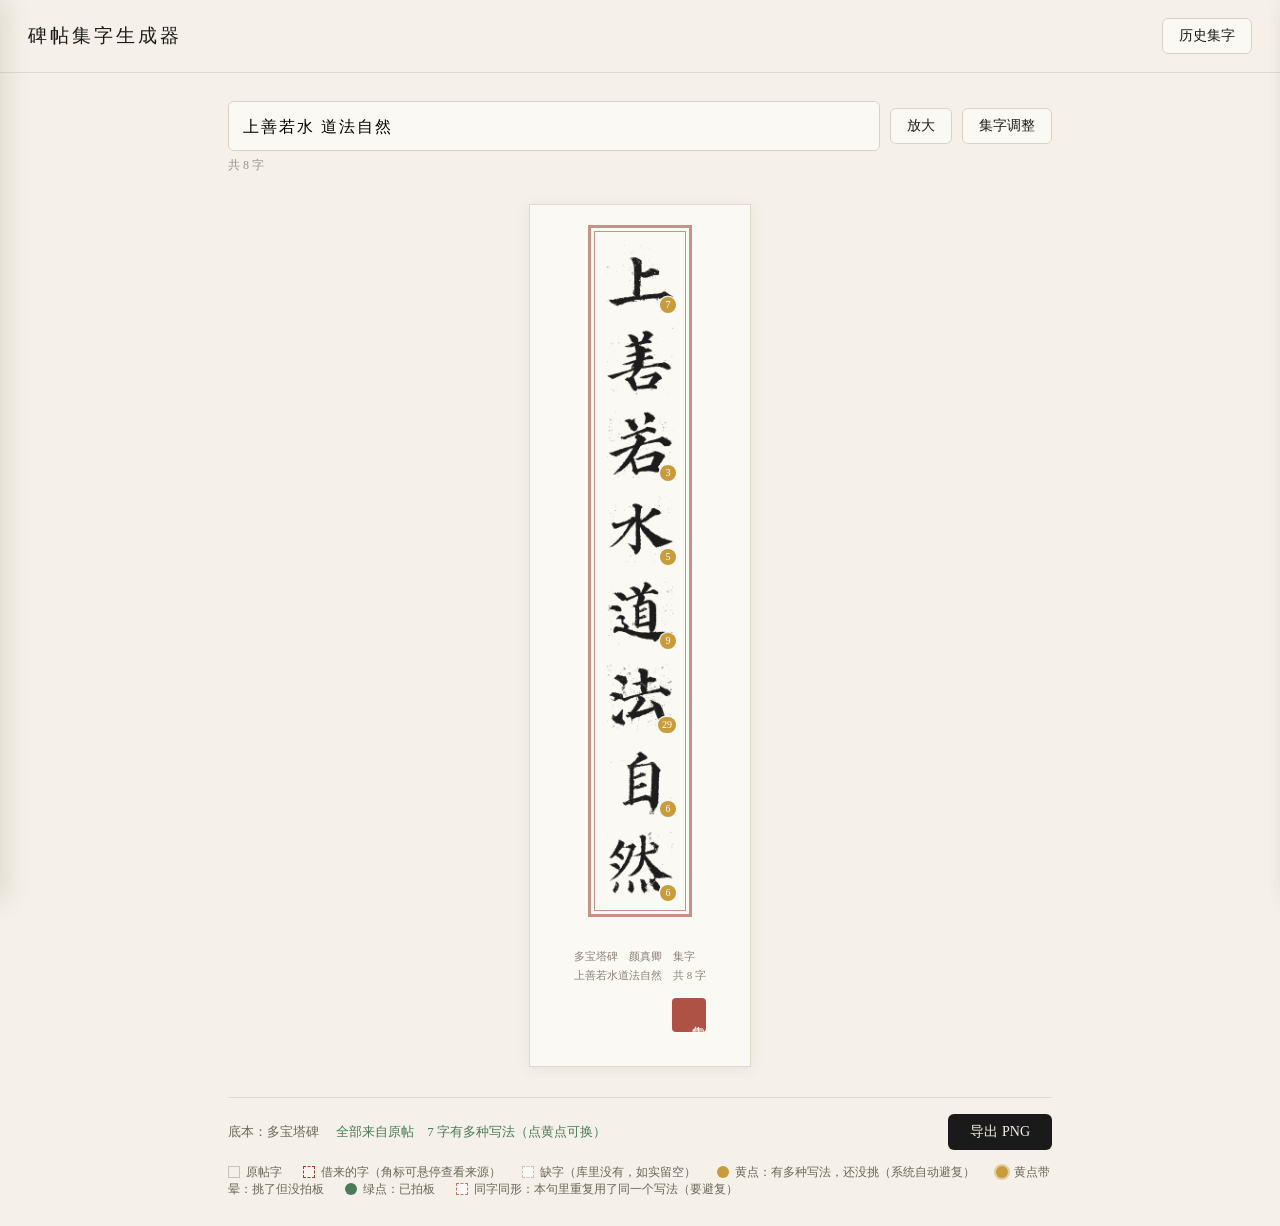
<file: web/index.html>
<!DOCTYPE html>
<html lang="zh-CN" data-page-node-id="PoXSFYNi9egnEVrEG8FPwe">
<head data-page-node-id="z7vvylhZ6XLhhasfhbYcDS">
<meta charset="UTF-8" data-page-node-id="A1B5g1z6TQz0RDO9oqLNQr">
<meta name="viewport" content="width=device-width, initial-scale=1" data-page-node-id="MuIYAdv2phf5uIZkKPqjcP">
<title>碑帖集字生成器</title>
<link rel="stylesheet" href="style.css" data-page-node-id="IcB8eewXYwDT5XZEuqdpUU">
</head>
<body data-page-node-id="g42c6vEauLNXxkxGmRFKpQ">

<header class="topbar" data-page-node-id="ZEiucWoKttqXVTKVbA5LQV">
  <div class="logo" data-page-node-id="zH87fqNtF1dRF7TKGhfFh7">碑帖集字生成器</div>
  <button class="ghost" id="btnHistory" data-page-node-id="iAsREY47fv35hivr58J6F5">历史集字</button>
</header>

<main data-page-node-id="W1yF9pCwH8JaneRxsjH8tr">
  <section class="panel" data-page-node-id="Lt58buv0THlxbLHks04Sgv">
    <div class="row" id="inputRow" data-page-node-id="KdD2XFUH9l5Tf00s6TeVOu">
      <!-- ⚠️ 是 textarea 不是 input：单行 input 根本输不进换行符，
           而「换行」早就是合法的分段符（切分时用的是 \s+，含 \n）。
           这里换掉而不是"再加一个多行框"——两份值要互相同步，迟早出 bug。 -->
      <textarea id="input" rows="1" placeholder="输入一句话；对联用空格或换行分隔上下联" data-page-node-id="TnnkihbDirbengheL3lZ30">上善若水 道法自然</textarea>
      <button class="ghost" id="btnInputZoom"
        data-tip="把输入框展开高一点：长句子能一口气看全，也能滚着改。&#10;再点一次还原。&#10;换行和空格一样都是分段——分几段就排几列。">放大</button>
      <button class="pick" id="btnAdjust"
        data-tip="打开右侧的调整面板：底本、排版、字色都在这里。&#10;面板从右边滑出来，左边的目录可以切换分组。">集字调整</button>
    </div>
    <p class="leninfo" id="lenInfo" aria-live="polite"></p>
  </section>

  <section class="stage" data-page-node-id="hpOHIgTHkry0eaatCOYhM5">
    <div class="paper" id="mainPaper" data-page-node-id="XkIh4xm1wtC2Z7TMZsymO9">
      <div class="strip" id="strip" data-page-node-id="yNUAGBFB0jrQSoFfKrf19T"></div>
      <div class="credit" id="credit"></div>
      <div class="seal" id="seal" aria-hidden="true"></div>
    </div>
  </section>

  <!-- 多版本选择：点字格右下角的黄点展开，选完自动收起，角标变绿 -->
  <section class="versions" id="versions">
    <div class="vhead">
      <span id="vTitle"></span>
      <span class="vact">
        <button class="ghost" id="vDefault"
          data-tip="丢掉这次的选择，回到系统自动分配的那一版。&#10;自动避复的规则：这个字在本句第 n 次出现，就用第 n 种写法。">恢复默认</button>
      </span>
    </div>
    <div class="vgrid" id="vGrid"></div>
    <div class="vfoot">
      <button class="primary" id="vConfirm"
        data-tip="就用现在这一版。&#10;收起面板，角标变绿，并记在本机——下次打开还是它。">选好了</button>
      <button class="ghost" id="vLater"
        data-tip="先这样，但还不拍板。&#10;改动会留着，角标保持黄色——方便你把整句都试一遍，再回来逐个定。">再想想</button>
      <span class="vfoot-note">点一个写法，上方立刻换，面板不关，可以连着试</span>
    </div>
    <p class="vhint">每个写法下面标着「本句<b>别处</b>还有几处用了它」。<b class="warn">标红</b>的表示选了会跟别处撞成同字同形——书法忌讳这个，叫避复。系统自动避让时会绕开，你手动挑的时候也照看得见；鼠标停在红字上，会告诉你撞在第几个字。</p>
  </section>

  <section class="footbar" data-page-node-id="05WVgeD60txyMHF4ep0aMw">
    <div class="meta" data-page-node-id="zonQIxD0BZKVv5IjvkyKGX">
      <span id="srcInfo" data-page-node-id="q1j4TudUSSFohd8UThv1Jd"></span>
      <span class="state" id="stateInfo" data-page-node-id="xio2CXDuVxIFLk4uQQMvks"></span>
    </div>
    <button class="primary" id="btnExport" data-page-node-id="1uhlFaOGq3Mh2qHqj0kIRc">导出 PNG</button>
  </section>

  <section class="legend" data-page-node-id="ZLfseDaN6XyqcUNEDbDiPi">
    <span class="lg" data-page-node-id="OpT70aha82l1AgyII3xhNd"><i class="sw normal" data-page-node-id="Yr0oyy7pjpxhljyJZxRPsq"></i>原帖字</span>
    <span class="lg" data-page-node-id="Jp7pAUW5Zle5Kvue6JY3iK"><i class="sw borrowed" data-page-node-id="7H3K8Dh6MF6Op1BE3G0eW1"></i>借来的字（角标可悬停查看来源）</span>
    <span class="lg" data-page-node-id="IQHHhQPVar0iAv4Hzkb7lf"><i class="sw missing" data-page-node-id="7rftCrnGpKrdBtlDjeU5Du"></i>缺字（库里没有，如实留空）</span>
    <span class="lg"><i class="sw vdot-y"></i>黄点：有多种写法，还没挑（系统自动避复）</span>
    <span class="lg"><i class="sw vdot-t"></i>黄点带晕：挑了但没拍板</span>
    <span class="lg"><i class="sw vdot-g"></i>绿点：已拍板</span>
    <span class="lg"><i class="sw dup"></i>同字同形：本句里重复用了同一个写法（要避复）</span>
  </section>
</main>

<div class="tip" id="tip" data-page-node-id="UM6le1sP8lPMt4aDyNH6Fa"></div>

<!-- 预览窗格：和右边的设置抽屉对称，从左边滑出。
     它显示的是"改动后"，主区域保持"改动前"，两边并排一眼看出差别 -->
<aside class="preview" id="preview">
  <div class="phead">
    <span>改动后（预览）</span>
    <button class="ghost" id="btnZoom"
      data-tip="把预览铺满设置窗口以外的整块屏幕。&#10;长对联、长条幅用它看全；再点一次还原。">放大</button>
  </div>
  <div class="pbody" id="pbody">
    <div class="pcol before" id="paneBefore">
      <div class="plabel">改动前（现在这样）</div>
      <div class="paper" id="beforePaper">
        <div class="strip" id="beforeStrip"></div>
        <div class="credit" id="beforeCredit"></div>
        <div class="seal" aria-hidden="true"></div>
      </div>
    </div>
    <div class="pcol after">
      <div class="plabel">改动后（应用之后）</div>
      <div class="paper" id="previewPaper">
        <div class="strip" id="previewStrip"></div>
        <div class="credit" id="previewCredit"></div>
        <div class="seal" id="previewSeal" aria-hidden="true"></div>
      </div>
    </div>
  </div>
  <div class="pfoot">
    <span id="previewState"></span>
    <span class="pn">这里就是导出 PNG 的样子</span>
  </div>
</aside>

<div class="history-mask" id="historyMask"></div>
<aside class="history-panel" id="historyPanel">
  <div class="hhead">
    <span>历史集字</span>
    <button class="ghost" id="historyClose">关闭</button>
  </div>
  <div class="hlist" id="historyList"></div>
</aside>

<!-- 集字调整：抽屉从右侧滑出，目录在右、窗格向左展开 -->
<div class="drawer-mask" id="drawerMask"></div>
<aside class="drawer" id="drawer">
  <div class="dhead">
    <span>集字调整</span>
    <button class="ghost" id="drawerClose">收起</button>
  </div>
  <div class="dbody">
    <div class="dpanes" id="dpanes">

      <section class="dpane" data-key="style">
        <h3 class="dtitle">底本</h3>
        <div class="seg" id="bookSeg"></div>
        <div class="bkinfo" id="bookInfo"></div>

        <h3 class="dtitle">排版</h3>
        <div class="seg" id="segLayout">
          <button class="segbtn" data-v="条幅" id="btnLayout"
            data-tip="单列竖排，从上往下一路写下来。&#10;最常见的条幅形式。">条幅</button>
          <button class="segbtn" data-v="对联"
            data-tip="两列并排。输入时用空格分隔上下联，&#10;如「上善若水 道法自然」——右边那一列是上联。">对联</button>
        </div>

        <h3 class="dtitle">字色（全局）</h3>
        <div class="seg" id="segInk">
          <button class="segbtn" data-v="ink" id="btnInk"
            data-tip="碑刻最常见的样子：宣纸底、墨色字。">墨色</button>
          <button class="segbtn" data-v="red"
            data-tip="朱砂拓。古人用朱砂捶碑，多用于初拓、&#10;或为区别不同拓本。&#10;同一张字形图换的填充色，没有额外存图。">朱砂</button>
          <button class="segbtn" data-v="rub"
            data-tip="碑帖拓片本来的样子：黑底白字。&#10;整幅翻转得到的观感，不是另存一份原照片&#10;——那样体积要翻倍。">原图</button>
        </div>
        <p class="dnote">改的是整幅字的颜色，所有字一起变——不是给某一个字上色。
三种字色共用同一张字形图，只是换填充色或整幅反色，所以不额外占任何体积。</p>

        <h3 class="dtitle">落款与印章</h3>
        <div class="seg" id="segTail">
          <button class="segbtn" data-v="credit"
            data-tip="纸左下角那一行小字（碑名·作者·集了哪句·共几字）。&#10;关掉就是一张纯粹的字幅。">落款</button>
          <button class="segbtn" data-v="seal"
            data-tip="右下角那枚朱砂印。默认的是程序画的「集字」印，&#10;也可以换成你自己的。">印章</button>
        </div>
        <div class="sealbox">
          <div class="sealprev">
            <i id="sealPrevImg" class="empty"></i>
            <span id="sealPrevTxt">默认「集字」印</span>
          </div>
          <div class="sealact">
            <button class="ghost" id="btnSeal"
              data-tip="选一张自己的印章图片。&#10;我在本机把白底去掉、缩到 160px 存起来——&#10;不联网、不上传任何东西。">更换印章…</button>
            <button class="ghost" id="btnSealReset"
              data-tip="丢掉自己上传的那枚，用回默认的「集字」印。">用回默认</button>
            <input type="file" id="sealFile" accept="image/png,image/jpeg,image/webp,bmp" hidden>
          </div>
          <label class="sld">去白底强度
            <input type="range" id="sealThr" min="150" max="250" value="235">
          </label>
          <p class="dnote" id="sealNote">截图/扫描件底色常常不是纯白。盖上去还带着白方块，就把强度调低一点（更狠地去白）。</p>
        </div>
      </section>

      <section class="dpane" data-key="album">
        <h3 class="dtitle">排列方向</h3>
        <div class="seg" id="segRuleDir">
          <button class="segbtn" data-v="竖"
            data-tip="竖排：字从上到下写成一列，列序从右到左——&#10;传统碑刻就是这么读的（「上下竖写，由右及左」）。&#10;界行配竖线（乌丝栏，用来分列）。">竖排（成列）</button>
          <button class="segbtn" data-v="横"
            data-tip="横排：字从右到左写成一行，行序从上到下。&#10;界行配横线（用来分行）。&#10;注意：界行是「行与行之间的分界线」，必然和字的走向垂直——&#10;所以竖排只能配竖线、横排只能配横线，不能混着来。">横排（成行）</button>
        </div>
        <p class="dnote">这一项管的是字怎么排，不是界行线怎么画——线的方向由它推导。
⚠️ 竖排里「行」和「字」的方向跟横排是反的：
字距是上下方向（同一列里字与字），行距是左右方向（列与列）。
这是竖排的读法决定的，跟我们平时横着写字的直觉正好相反。</p>

        <h3 class="dtitle">界行</h3>
        <div class="seg" id="segRuled">
          <button class="segbtn" data-v="on"
            data-tip="画上界行：行与行之间的分界线，&#10;朱色叫朱丝栏、墨色叫乌丝栏。&#10;线的方向跟着上面的排列方向走，都是整条贯穿的。">开</button>
          <button class="segbtn" data-v="off"
            data-tip="不画界行，只留字。">关</button>
        </div>
        <p class="dnote">界行线的方向由排列方向决定：竖排画竖线（分列），横排画横线（分行）。
都是贯穿整幅的一整条，不是一段一段的（珍宝馆的界行就是贯穿的）。</p>

        <h3 class="dtitle">颜色</h3>
        <div class="seg" id="segRuleColor">
          <button class="segbtn" data-v="red"
            data-tip="朱砂界行。古人用朱砂画界栏，最常见。">朱砂</button>
          <button class="segbtn" data-v="ink"
            data-tip="墨色界行，比朱砂沉一点。">墨色</button>
        </div>

        <h3 class="dtitle">粗细</h3>
        <div class="seg" id="segRuleWidth">
          <button class="segbtn" data-v="细"
            data-tip="发丝线，最像刻本上的乌丝栏。">细</button>
          <button class="segbtn" data-v="中">中</button>
          <button class="segbtn" data-v="粗"
            data-tip="明显一点，远看也分得清列。">粗</button>
        </div>
        <p class="dnote">导出的 PNG 里画的也是这几条线，和屏幕上看到的一致。</p>

        <h3 class="dtitle">外框（页边线）</h3>
        <div class="seg" id="segFrame">
          <button class="segbtn" data-v="文武"
            data-tip="一粗一细的双边，也叫文武框：外面粗、里面细。&#10;刻本册页最常见的版框。&#10;框离字多远由页边距决定——下一项调页边距，框会自己跟着走。">文武</button>
          <button class="segbtn" data-v="单边"
            data-tip="只画一圈细线。">单边</button>
          <button class="segbtn" data-v="关"
            data-tip="不画外框，只留界行（或什么都不留）。">关</button>
        </div>
        <p class="dnote">框画在页边距上，所以下一项【间距】调页边距时，框会跟着一起动。</p>
      </section>

      <section class="dpane" data-key="space">
        <h3 class="dtitle">整体松紧</h3>
        <div class="seg" id="segPreset">
          <button class="segbtn" data-v="紧"
            data-tip="字挤、行密、留白窄。&#10;字多的时候用这个，一幅放得下。">紧凑</button>
          <button class="segbtn" data-v="中"
            data-tip="默认值。字距 8、行距 34、页边距 34。">适中</button>
          <button class="segbtn" data-v="疏"
            data-tip="字疏、行宽、留白多。&#10;字少的时候用这个，显得从容。">疏朗</button>
        </div>
        <p class="dnote">三档预设一次设好三项；下面三个滑杆可以再单独微调，
改完照旧点【应用改动】才落到主区域。</p>

        <h3 class="dtitle">字距</h3>
        <div class="slide">
          <input type="range" id="rngGap" min="0" max="24" step="1"
            data-tip="同一列里，字与字之间的距离。&#10;挤紧了像摩崖，放开一点像册页。">
          <span class="sval" id="valGap"></span>
        </div>

        <h3 class="dtitle">行距</h3>
        <div class="slide">
          <input type="range" id="rngRow" min="10" max="64" step="2"
            data-tip="列与列之间的距离。&#10;竖排时一「行」就是一竖列，所以行距是横着量的——
只有对联（两列）时才看得出来。">
          <span class="sval" id="valRow"></span>
        </div>

        <h3 class="dtitle">页边距</h3>
        <div class="slide">
          <input type="range" id="rngPad" min="12" max="64" step="2"
            data-tip="纸的四边留白。左右会比上下宽一些，这是竖幅该有的样子。&#10;版框画在页边距上，调这一项框会跟着动。">
          <span class="sval" id="valPad"></span>
        </div>
        <p class="dnote">导出 PNG 用的是同一组值，只按字格大小换算了比例，
所以屏幕上看到的和拿到的必然一致。</p>
      </section>

      <section class="dpane" data-key="mask">
        <h3 class="dtitle">字格遮罩</h3>
        <div class="seg" id="segMask">
          <button class="segbtn" data-v="关"
            data-tip="不叠辅助线，只留字。&#10;要拿去装裱、或者已经临熟了，就用这个。">关</button>
          <button class="segbtn" data-v="田"
            data-tip="田字格：一横一竖过字格中心，把一格分成四块。&#10;最基础的临帖辅助线——看重心落在哪、偏旁占了多少。">田字格</button>
          <button class="segbtn" data-v="米"
            data-tip="米字格：田字格再添两条对角线。&#10;多出来的斜线用来看撇捺的走向、字往哪个方向舒展。">米字格</button>
          <button class="segbtn" data-v="九"
            data-tip="九宫格：井字线把一格分成九块。&#10;看中宫收不收得住、四面八方的笔画铺得匀不匀——练结构用。">九宫格</button>
        </div>
        <p class="dnote">辅助线叠在每一个字格上，用来对着看结构，不是装饰。
导出 PNG 里也画，可以打印出来描。
线用淡墨灰，不和朱砂字抢颜色；原碑模式（黑底白字）下自动换成淡灰白，才看得见。</p>

        <h3 class="dtitle">同字同形的标记</h3>
        <p class="dnote">本句里同一个写法被用到两次以上，那一格左上角会挂一枚红色感叹号。
⚠️ 这里不用虚线框——遮罩一上场，格子里本来就有线，
再来一圈虚线框就分不清哪条是辅助线、哪条是提醒了。</p>
      </section>

      <section class="dpane" data-key="brush">
        <h3 class="dtitle">朱笔标注</h3>
        <div class="seg" id="segBrush">
          <button class="segbtn" data-v="on"
            data-tip="打开之后，主区域里的字就可以点了——&#10;点哪个字，哪个字染成朱砂，用来标重点、标要练的字。&#10;再点一下取消。">开</button>
          <button class="segbtn" data-v="off"
            data-tip="关掉朱笔，整幅回到统一颜色。&#10;已经标过的字还记着，再开回来还在。">关</button>
        </div>

        <div class="brushbox">
          <span class="btip" id="brushTip">还没标任何字</span>
          <button class="ghost" id="btnBrushClear"
            data-tip="把这一句标过的朱笔一次全清掉。">全部取消</button>
        </div>

        <p class="dnote">朱笔是逐字的：点哪个字，哪个字变红。
同一句里第 1 个「之」和第 2 个「之」可以分别标——键是「碑:字#本句第几次」，
和版本选择同一套规矩，所以换了句子会自动清空。
⚠️ 字色已经是「朱砂」时，朱笔的字反过来染成墨色——
不然满纸皆红，根本看不出标的是哪个。
导出 PNG 里也是这个颜色，打印出来照样看得出重点。</p>
      </section>

      <section class="dpane" data-key="borrow">
        <h3 class="dtitle">借字</h3>
        <div class="seg" id="segBorrow">
          <button class="segbtn" data-v="off"
            data-tip="不借，只认当前这块碑。&#10;碑里没有的字就如实留空——这是默认，也是本项目的红线。">不借</button>
          <button class="segbtn" data-v="fill"
            data-tip="只有这块碑里没有的字，才从别的碑借一个补上。&#10;本碑有的字不会动——保住「忠实一块碑」。">补缺</button>
          <button class="segbtn" data-v="mix"
            data-tip="本碑有这个字，也把别的碑的写法一并列出来让你挑。&#10;古人集字确有「集古字」的做法，但串着用会失了一碑的笔意。">混搭</button>
        </div>

        <div class="borrowbox">
          <span class="blabel">可以从这些碑借</span>
          <div class="bks" id="borrowBooks"></div>
        </div>

        <p class="blive blive-btn" id="borrowTip" role="button" tabindex="0">还没开始借字</p>
        <div class="blist" id="borrowList" hidden></div>
        <p class="dnote">借来的字在纸上套<span class="ibor">朱砂虚线框</span>，右下角有个小点；
鼠标停上去会写明它出自哪一块碑。点上面那行字，还能展开整句的用字清单。
<br>⚠️ <b>导出 PNG 时不画这个红框</b>——成品是要拿去展示的，套一圈红框就没法用了。
借了哪些字，由<b>落款那句「其中 N 字借自《某碑》」</b>担着：
出处写在明面上，软件的责任尽到了；成品的版面留给字自己。
<br>勾掉的碑这次不参与；当前底本自己永远不出现在列表里。</p>
      </section>

    </div>
    <nav class="dmenu" id="dmenu"></nav>
  </div>
  <div class="dfoot">
    <button class="primary" id="btnApply">应用改动</button>
    <button class="ghost" id="btnCancel"
      data-tip="丢掉这次没应用的改动，回到打开面板时的样子。">放弃</button>
    <span class="dfnote" id="dfnote"></span>
  </div>
</aside>

<script src="data.js"></script>
<script src="app.js"></script>
</body>
</html>
</file>
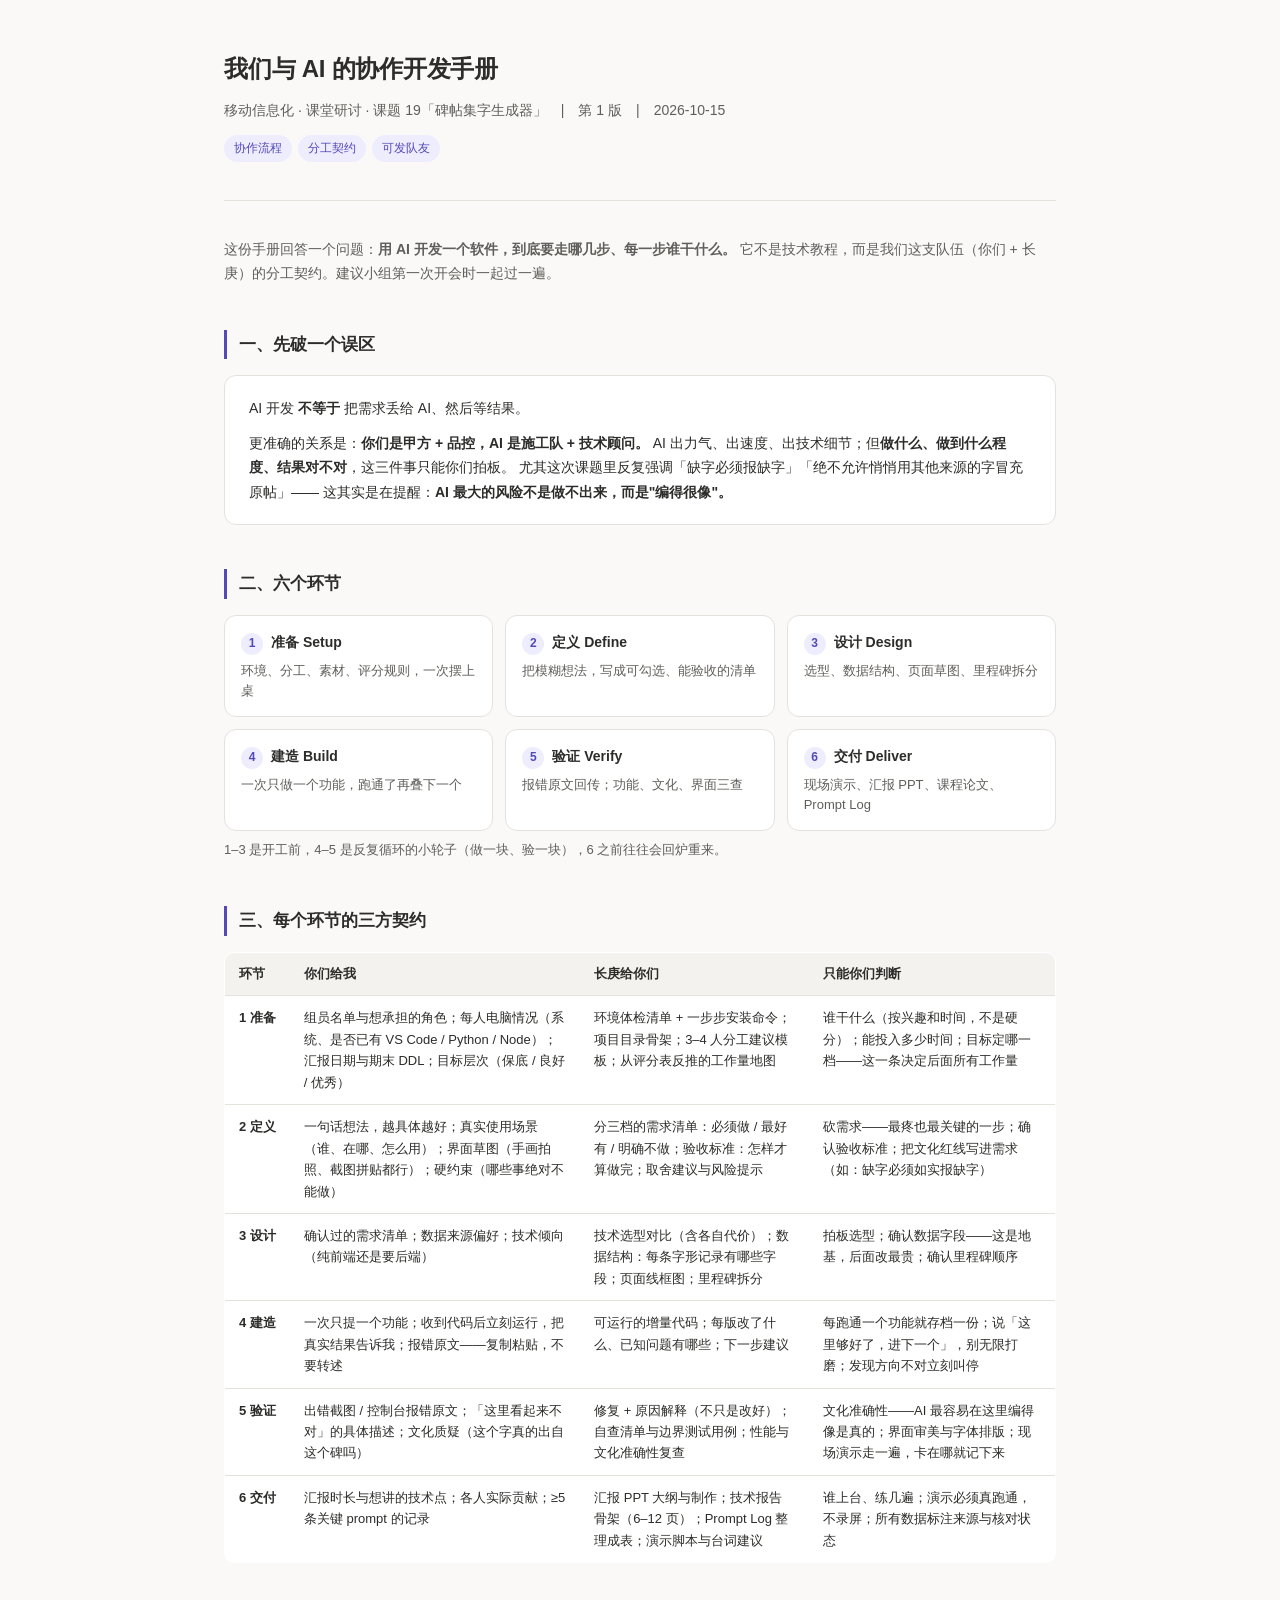
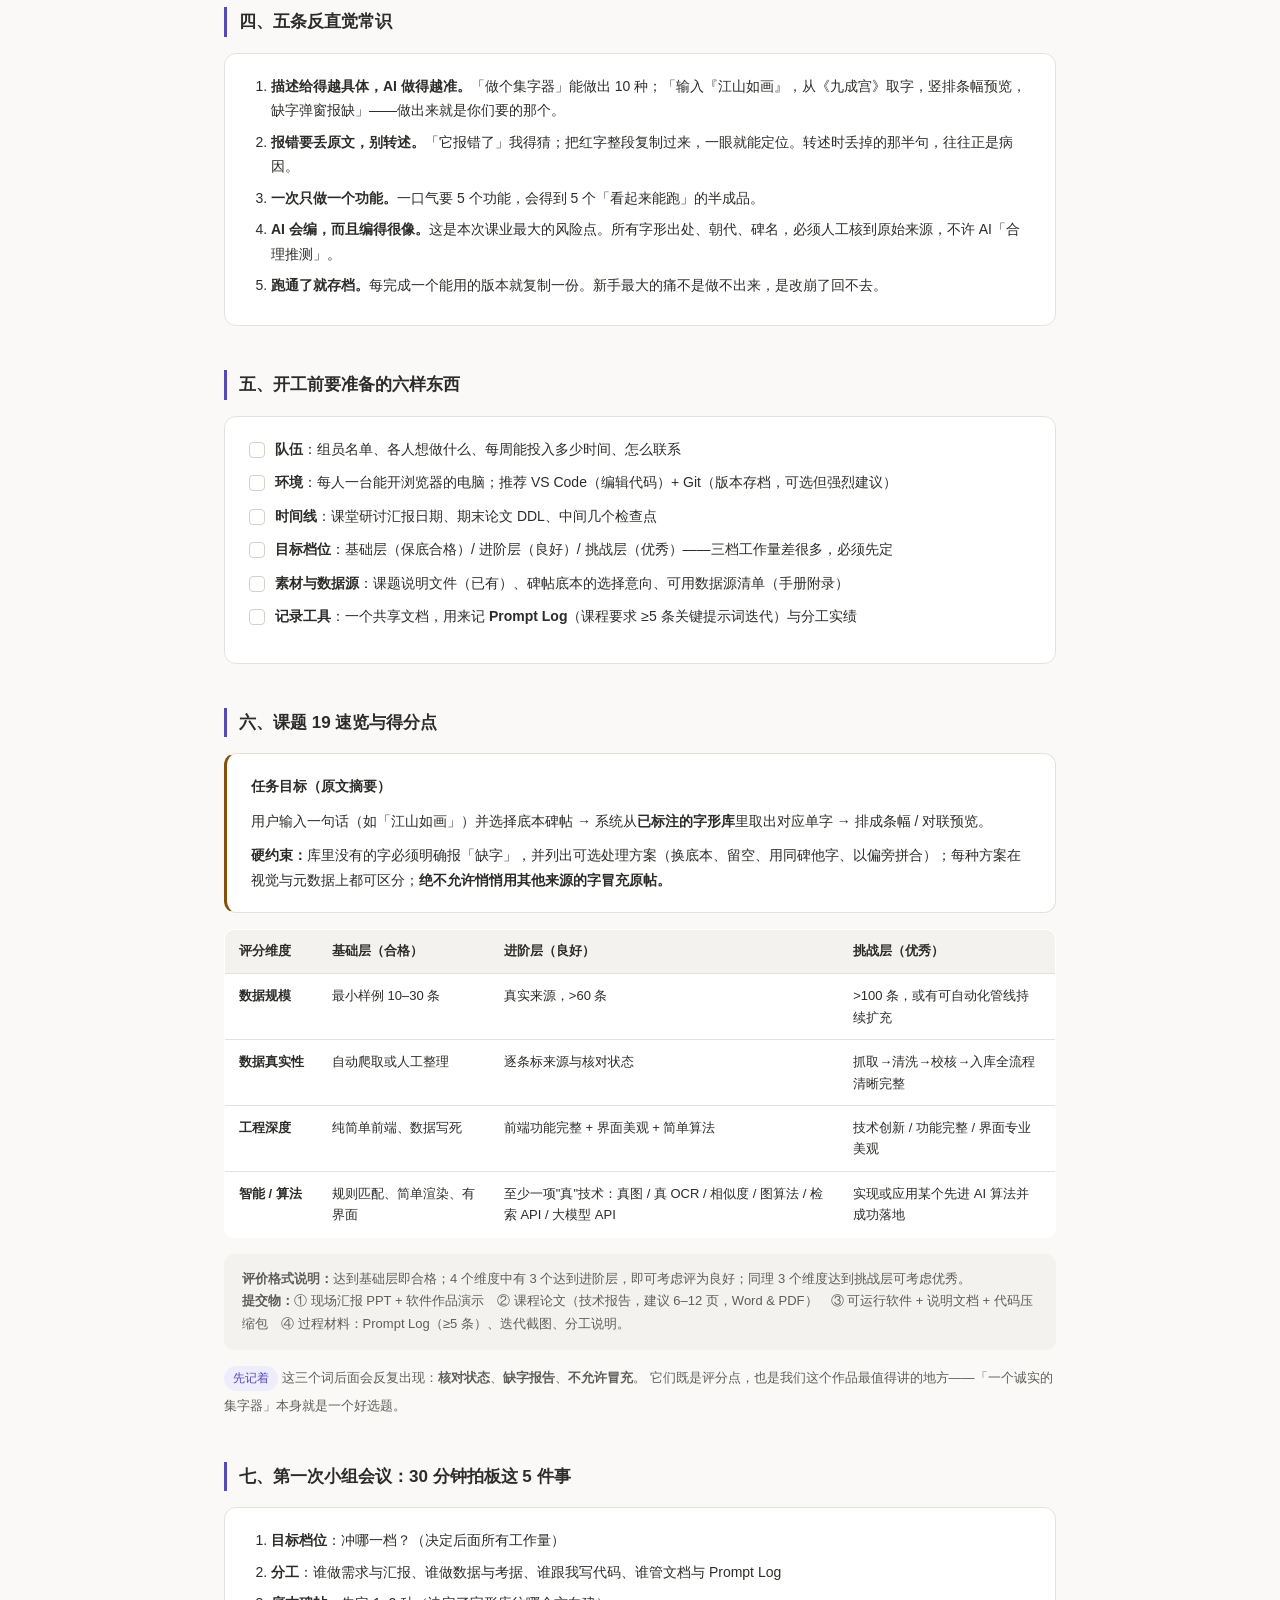
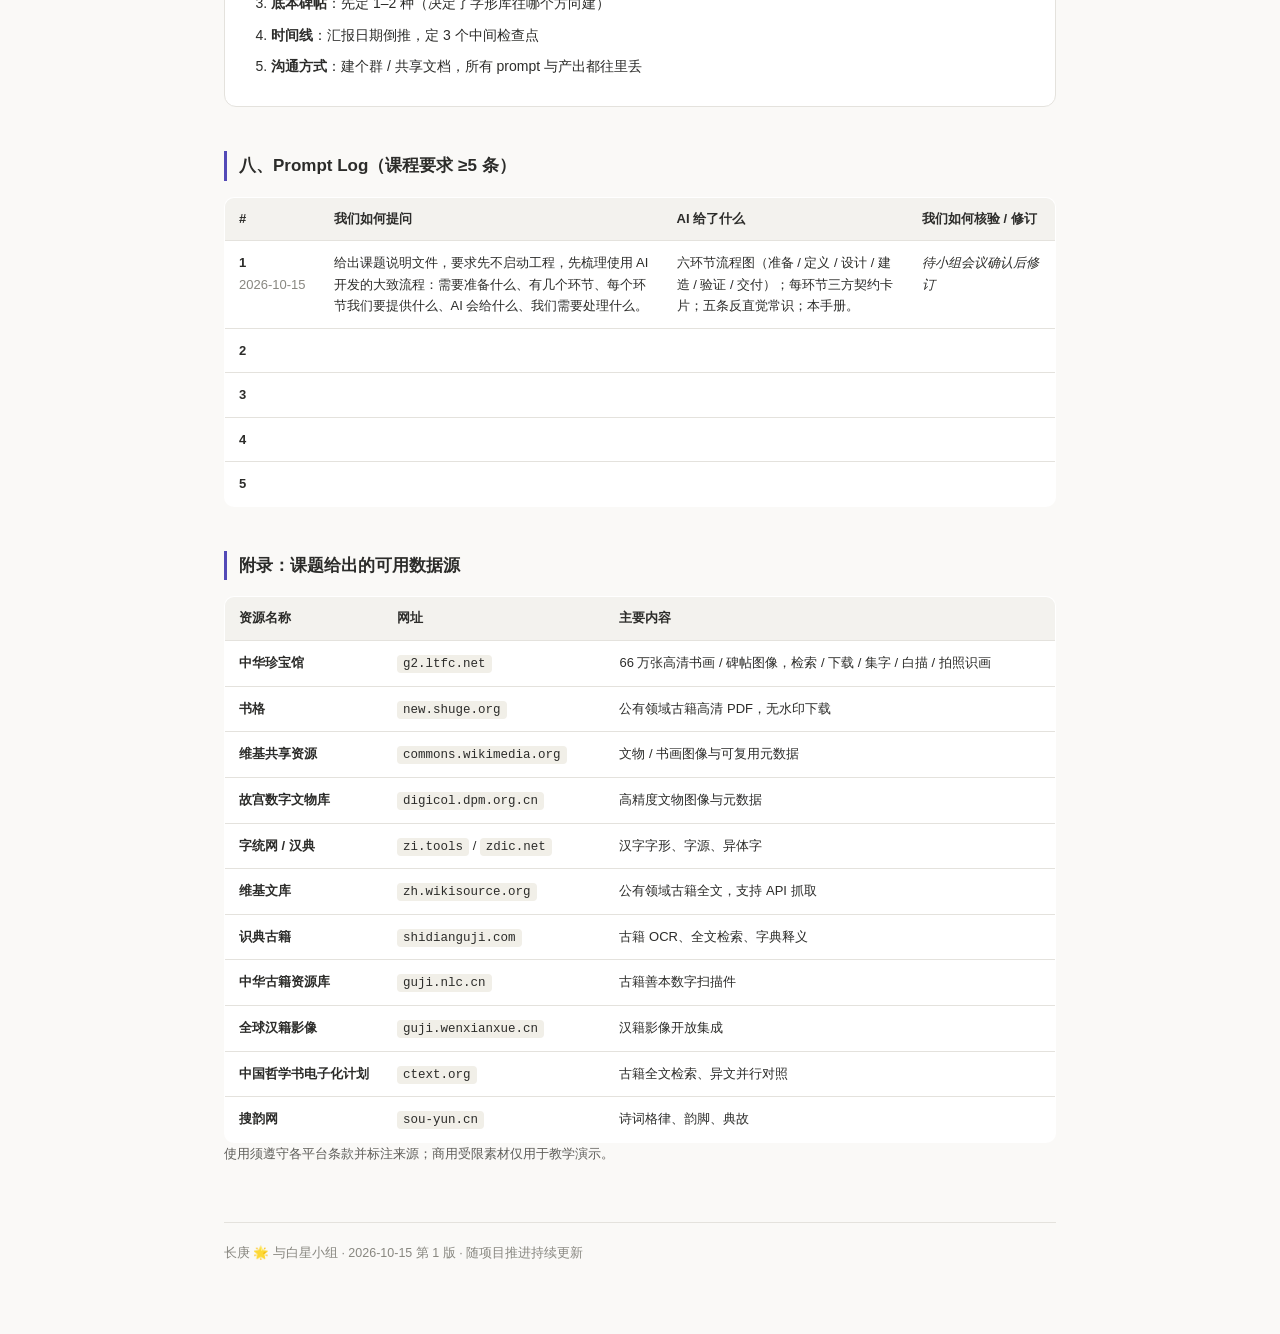
<file: AI协作开发手册.html>
<!DOCTYPE html>
<html lang="zh-CN" data-page-node-id="bfHU8TgkHFd5sHEc8XhNJx">
<head data-page-node-id="NRiSmObReGFgWHiw0C5bGG">
<meta charset="UTF-8" data-page-node-id="rrHAwmDGHTAh5QD9rIGM3p">
<meta name="viewport" content="width=device-width, initial-scale=1" data-page-node-id="n7CIBVbALJuMJvYJbZGMqJ">
<title>我们与 AI 的协作开发手册 · 课题 19 碑帖集字生成器</title>
<style>
:root{
  --bg:#faf9f7; --card:#ffffff; --line:#e4e2dd; --line2:#d3d1c7;
  --tx:#2c2c2a; --tx2:#5f5e5a; --tx3:#888780;
  --p:#534ab7; --pb:#eeedfe; --b:#185fa5; --bb:#e6f1fb; --t:#0f6e56; --tb:#e1f5ee; --a:#854f0b; --ab:#faeeda;
}
*{box-sizing:border-box}
body{margin:0;background:var(--bg);color:var(--tx);
  font-family:-apple-system,BlinkMacSystemFont,"Segoe UI","PingFang SC","Microsoft YaHei","Hiragino Sans GB",sans-serif;
  font-size:14px;line-height:1.75;-webkit-font-smoothing:antialiased}
.wrap{max-width:880px;margin:0 auto;padding:48px 24px 80px}
header{border-bottom:1px solid var(--line);padding-bottom:24px;margin-bottom:36px}
h1{font-size:24px;font-weight:600;margin:0 0 8px;letter-spacing:-0.01em}
.sub{color:var(--tx2);font-size:14px;margin:0}
.tag{display:inline-block;font-size:12px;padding:3px 10px;border-radius:20px;background:var(--pb);color:var(--p);margin-right:6px}
h2{font-size:17px;font-weight:600;margin:44px 0 16px;padding-left:12px;border-left:3px solid var(--p)}
h3{font-size:14px;font-weight:600;margin:24px 0 10px}
p{margin:0 0 14px}
.lead{color:var(--tx2);margin-bottom:20px}
table{width:100%;border-collapse:collapse;background:var(--card);border:1px solid var(--line);border-radius:10px;overflow:hidden;font-size:13px}
th{background:#f3f2ee;text-align:left;font-weight:600;padding:10px 14px;border-bottom:1px solid var(--line);white-space:nowrap}
td{padding:11px 14px;border-bottom:1px solid var(--line);vertical-align:top;line-height:1.65}
tr:last-child td{border-bottom:none}
td.k{font-weight:600;white-space:nowrap;width:1%}
.card{background:var(--card);border:1px solid var(--line);border-radius:12px;padding:20px 24px;margin-bottom:16px}
.card.acc{border-left:3px solid var(--a)}
ol,ul{margin:0 0 14px;padding-left:22px}
li{margin-bottom:7px}
.steps{display:grid;grid-template-columns:repeat(auto-fit,minmax(240px,1fr));gap:12px;margin-bottom:8px}
.step{background:var(--card);border:1px solid var(--line);border-radius:12px;padding:14px 16px}
.step .n{display:inline-flex;align-items:center;justify-content:center;width:22px;height:22px;border-radius:50%;
  background:var(--pb);color:var(--p);font-size:12px;font-weight:600;margin-right:8px}
.step .t{font-weight:600;font-size:14px}
.step .d{color:var(--tx2);font-size:13px;margin-top:6px;line-height:1.6}
.chk{list-style:none;padding-left:0}
.chk li{padding-left:26px;position:relative;margin-bottom:9px}
.chk li:before{content:"";position:absolute;left:0;top:5px;width:14px;height:14px;border:1.5px solid var(--line2);border-radius:4px}
.quote{background:#f3f2ee;border-radius:10px;padding:14px 18px;color:var(--tx2);font-size:13px;margin:16px 0}
code{font-family:"SFMono-Regular",Consolas,monospace;font-size:12.5px;background:#f1efe8;padding:2px 6px;border-radius:4px}
.pill{display:inline-block;font-size:12px;padding:2px 9px;border-radius:20px;margin:0 4px 4px 0}
.pill.p{background:var(--pb);color:var(--p)}
.pill.b{background:var(--bb);color:var(--b)}
.pill.t{background:var(--tb);color:var(--t)}
.pill.a{background:var(--ab);color:var(--a)}
footer{margin-top:56px;padding-top:20px;border-top:1px solid var(--line);color:var(--tx3);font-size:12.5px}
</style>
</head>
<body data-page-node-id="Hm0F5OzprTH0AdPgc6woem">
<div class="wrap" data-page-node-id="NJ6A4nyod2V4sjn2YadIGu">

<header data-page-node-id="IkOUHR6Va1aKVJgKJ90iqZ">
  <h1 data-page-node-id="sAM0j8AfhEDlv6HNPAgwvz">我们与 AI 的协作开发手册</h1>
  <p class="sub" data-page-node-id="9L6Ix71uB8W6zHdTrUOyb6">移动信息化 · 课堂研讨 · 课题 19「碑帖集字生成器」　|　第 1 版　|　2026-10-15</p>
  <p style="margin-top:12px" data-page-node-id="0vAP0e8zDQHGM7aDEs4hBx"><span class="tag" data-page-node-id="43wOy90BsqaYPS4CHAoHDO">协作流程</span><span class="tag" data-page-node-id="4MhSEEnFHFviLtiLMs3a6A">分工契约</span><span class="tag" data-page-node-id="lLcohZnZlRPYDPXMhs81iX">可发队友</span></p>
</header>

<p class="lead" data-page-node-id="tvwTl2mA0jnUIJ8rsYtG1J">这份手册回答一个问题：<strong data-page-node-id="j4t7Jn1imHWBzDsOEpeVfh">用 AI 开发一个软件，到底要走哪几步、每一步谁干什么。</strong>
它不是技术教程，而是我们这支队伍（你们 + 长庚）的分工契约。建议小组第一次开会时一起过一遍。</p>

<h2 data-page-node-id="bNFVmvgv1yijwy3VvMt8dq">一、先破一个误区</h2>
<div class="card" data-page-node-id="m49egV3bJhRmRg40qY0paA">
<p style="margin-bottom:10px" data-page-node-id="9B0kaLgS1xPATrpthSVI76">AI 开发 <strong data-page-node-id="M4ba3tfj3aSatptKcnF2o9">不等于</strong> 把需求丢给 AI、然后等结果。</p>
<p style="margin-bottom:0" data-page-node-id="FCZxo1CrkdSlrw5El1zQJo">更准确的关系是：<strong data-page-node-id="E6rG3ktiyv3LaWISUmVjEE">你们是甲方 + 品控，AI 是施工队 + 技术顾问。</strong>
AI 出力气、出速度、出技术细节；但<strong data-page-node-id="E8seFh2YmBxNkItE8ktTbZ">做什么、做到什么程度、结果对不对</strong>，这三件事只能你们拍板。
尤其这次课题里反复强调「缺字必须报缺字」「绝不允许悄悄用其他来源的字冒充原帖」——
这其实是在提醒：<strong data-page-node-id="ADO6oI3sDKp5le5U2sK4f9">AI 最大的风险不是做不出来，而是"编得很像"。</strong></p>
</div>

<h2 data-page-node-id="DgqBryOki5AarHGdXGpmqK">二、六个环节</h2>
<div class="steps" data-page-node-id="4VudDyVyH8UNMzWFiw3YbY">
  <div class="step" data-page-node-id="KNGmQng7UNQcACdz4wXF4m"><div data-page-node-id="Q0YpLnGhk1alT0TD6re59c"><span class="n" data-page-node-id="QxnnI3mL0yrZ586w4qO2rr">1</span><span class="t" data-page-node-id="hbpPeUWAPcYvjZ6Q7rrlD5">准备 Setup</span></div><div class="d" data-page-node-id="IAm0Mh3OdGv1AI1cFU601G">环境、分工、素材、评分规则，一次摆上桌</div></div>
  <div class="step" data-page-node-id="ivA4EMD30CYEpjtm98jhsp"><div data-page-node-id="KdV2ODDJ4LWMxrBYn0JwRa"><span class="n" data-page-node-id="IXviWgpxWkj24MuvxENTsQ">2</span><span class="t" data-page-node-id="MvptmAmaqSIJ1BOgRUfLZH">定义 Define</span></div><div class="d" data-page-node-id="W3WIJv0WcDDLOLYg0FnflV">把模糊想法，写成可勾选、能验收的清单</div></div>
  <div class="step" data-page-node-id="KRj350pJOr84a3o5IpAQ4F"><div data-page-node-id="vqlgPHocOK5iXNay3E5THx"><span class="n" data-page-node-id="nr4D1aLwhuJppHM6jpB5z6">3</span><span class="t" data-page-node-id="J00Oyy3A3rAw5kFFNrHALR">设计 Design</span></div><div class="d" data-page-node-id="msfCJ2faimpefTLVBS7RqJ">选型、数据结构、页面草图、里程碑拆分</div></div>
  <div class="step" data-page-node-id="mutPajjHJQdB1MbEiyQzQ2"><div data-page-node-id="QTiZ8FMHhSvKk0DaHlnwMq"><span class="n" data-page-node-id="HftyKElz92LFy7oH0Wj70H">4</span><span class="t" data-page-node-id="qjs2uSRDe8s4gjT0AGeW3H">建造 Build</span></div><div class="d" data-page-node-id="1GctEu7mB4D526ZjlRO0nO">一次只做一个功能，跑通了再叠下一个</div></div>
  <div class="step" data-page-node-id="bo4SowjHoelXiE8YiHyAo7"><div data-page-node-id="jxZM83cmRqDIFgeBLfUrAw"><span class="n" data-page-node-id="AHfsH4N72wDcOeIvjRA8OV">5</span><span class="t" data-page-node-id="rjr9YpjX4ueSkAXUhLBo5y">验证 Verify</span></div><div class="d" data-page-node-id="cuKrRkaoYP14rDcetCDCHv">报错原文回传；功能、文化、界面三查</div></div>
  <div class="step" data-page-node-id="WNejMuMsspUl5iXPLPjyQG"><div data-page-node-id="VXqt9b0v2wjxE3ChDRgLtw"><span class="n" data-page-node-id="vGOWlsdYXDDcB0OKNcUtSN">6</span><span class="t" data-page-node-id="JFjvu6959RcRWWjGsM085S">交付 Deliver</span></div><div class="d" data-page-node-id="f4KSW42CPHlgrrxZY5QgOF">现场演示、汇报 PPT、课程论文、Prompt Log</div></div>
</div>
<p style="font-size:13px;color:var(--tx2)" data-page-node-id="lCvx6TV6wfcdwz5gnguh2X">1–3 是开工前，4–5 是反复循环的小轮子（做一块、验一块），6 之前往往会回炉重来。</p>

<h2 data-page-node-id="2RHiYaiEqFnUOdp3Zsj5bm">三、每个环节的三方契约</h2>
<table data-page-node-id="bOCdR0vrB1o1vO5Amg3Lc1">
<thead data-page-node-id="3pSDPeqAkwsEuP0BUb6CJ0"><tr data-page-node-id="gSGZlqAHIrvHnrCfSX8fHe"><th data-page-node-id="sEEsfRZDe6AyD8ZIudEc4x">环节</th><th data-page-node-id="61nntcZoPkf3YmpHwmAGPE">你们给我</th><th data-page-node-id="9XYNl1yRpMX3zZjayqEdRG">长庚给你们</th><th data-page-node-id="AkLc4JkNhpt8SqZWHLf1BA">只能你们判断</th></tr></thead>
<tbody data-page-node-id="3JfBDc9f40mEaiCraHzoYN">
<tr data-page-node-id="mBDXOCAXoRaOXfFDUgLXTG">
  <td class="k" data-page-node-id="vDeNWGARzkmsLBKuKXXHp9">1 准备</td>
  <td data-page-node-id="DBVygPQPT8Tgj38gqz5mZb">组员名单与想承担的角色；每人电脑情况（系统、是否已有 VS Code / Python / Node）；汇报日期与期末 DDL；目标层次（保底 / 良好 / 优秀）</td>
  <td data-page-node-id="jNhXT3WPiQGDaUjOiq1gnt">环境体检清单 + 一步步安装命令；项目目录骨架；3–4 人分工建议模板；从评分表反推的工作量地图</td>
  <td data-page-node-id="QgIKn2VMNBAfSanowR7LSo">谁干什么（按兴趣和时间，不是硬分）；能投入多少时间；目标定哪一档——这一条决定后面所有工作量</td>
</tr>
<tr data-page-node-id="9dG6A2H6DBGFTCSFQckSxq">
  <td class="k" data-page-node-id="RJYw2jOnmYcg1zAZoGQGSB">2 定义</td>
  <td data-page-node-id="hAJPbJA4VXq6CK4kRHKeqf">一句话想法，越具体越好；真实使用场景（谁、在哪、怎么用）；界面草图（手画拍照、截图拼贴都行）；硬约束（哪些事绝对不能做）</td>
  <td data-page-node-id="qCc0FQwprRs12cgGWTlrxq">分三档的需求清单：必须做 / 最好有 / 明确不做；验收标准：怎样才算做完；取舍建议与风险提示</td>
  <td data-page-node-id="zcxlWCBAslh26MavnPLIsa">砍需求——最疼也最关键的一步；确认验收标准；把文化红线写进需求（如：缺字必须如实报缺字）</td>
</tr>
<tr data-page-node-id="JmKFovVdAYLafbDWjnZN33">
  <td class="k" data-page-node-id="gFdBdEQiS5hk5ZLAnbSVl0">3 设计</td>
  <td data-page-node-id="ASyh85VaTMaWvdRo23k9wA">确认过的需求清单；数据来源偏好；技术倾向（纯前端还是要后端）</td>
  <td data-page-node-id="FtbuWJJJ12CICs0RuMXmlS">技术选型对比（含各自代价）；数据结构：每条字形记录有哪些字段；页面线框图；里程碑拆分</td>
  <td data-page-node-id="zmauH0iCXS1K2yIBZdKLlg">拍板选型；确认数据字段——这是地基，后面改最贵；确认里程碑顺序</td>
</tr>
<tr data-page-node-id="knvphTtW3SgaEtTlCyJlYD">
  <td class="k" data-page-node-id="eLl9RnzwzHCtffa6vPZBVf">4 建造</td>
  <td data-page-node-id="2prOpVHYmjjIkf74Kndowr">一次只提一个功能；收到代码后立刻运行，把真实结果告诉我；报错原文——复制粘贴，不要转述</td>
  <td data-page-node-id="hFndTKcouYMWtTghHJGHTO">可运行的增量代码；每版改了什么、已知问题有哪些；下一步建议</td>
  <td data-page-node-id="2c5CXBv1m6YtCDDZrKxEVy">每跑通一个功能就存档一份；说「这里够好了，进下一个」，别无限打磨；发现方向不对立刻叫停</td>
</tr>
<tr data-page-node-id="DhcSF6k3xdLQhv8sRV1AvR">
  <td class="k" data-page-node-id="gHd3yRfledH6hbjkbPTxls">5 验证</td>
  <td data-page-node-id="EFHjC5T7B3joBOEfBqWWaY">出错截图 / 控制台报错原文；「这里看起来不对」的具体描述；文化质疑（这个字真的出自这个碑吗）</td>
  <td data-page-node-id="XgKth871X90b25tsY6H31H">修复 + 原因解释（不只是改好）；自查清单与边界测试用例；性能与文化准确性复查</td>
  <td data-page-node-id="ViN25RDAMYAZptBQlLXuFX">文化准确性——AI 最容易在这里编得像是真的；界面审美与字体排版；现场演示走一遍，卡在哪就记下来</td>
</tr>
<tr data-page-node-id="iY44wlzXPY5l5bHSusW9Ge">
  <td class="k" data-page-node-id="TTQIvbDsoOErDTisgwtSgG">6 交付</td>
  <td data-page-node-id="sdZ59RnY7VzJdTxFvcZFdR">汇报时长与想讲的技术点；各人实际贡献；≥5 条关键 prompt 的记录</td>
  <td data-page-node-id="OGWo7xi7sD38Jr3tVikSuF">汇报 PPT 大纲与制作；技术报告骨架（6–12 页）；Prompt Log 整理成表；演示脚本与台词建议</td>
  <td data-page-node-id="qdQrbC8CvMLMMkMbl6pjmg">谁上台、练几遍；演示必须真跑通，不录屏；所有数据标注来源与核对状态</td>
</tr>
</tbody>
</table>

<h2 data-page-node-id="uRg0jjME49uO8I63Btf79f">四、五条反直觉常识</h2>
<div class="card" data-page-node-id="Sf8DgF7r6DNBfpkNx85pML">
<ol style="margin-bottom:0" data-page-node-id="v1aRMxwueME95qWNqoQFZ1">
<li data-page-node-id="YW7f8cLrP37iQgbGJp1Udp"><strong data-page-node-id="SBmOlZmQXHPKmPQbix1kMI">描述给得越具体，AI 做得越准。</strong>「做个集字器」能做出 10 种；「输入『江山如画』，从《九成宫》取字，竖排条幅预览，缺字弹窗报缺」——做出来就是你们要的那个。</li>
<li data-page-node-id="PeIkWI9AqtFwDX9QbTSDCj"><strong data-page-node-id="dJN6KccgrXbzQYDNySWDHn">报错要丢原文，别转述。</strong>「它报错了」我得猜；把红字整段复制过来，一眼就能定位。转述时丢掉的那半句，往往正是病因。</li>
<li data-page-node-id="xCNslnyqwkkz5fdLIWzHt2"><strong data-page-node-id="kSV2lSuRxxQuMdGYDL6V1e">一次只做一个功能。</strong>一口气要 5 个功能，会得到 5 个「看起来能跑」的半成品。</li>
<li data-page-node-id="KLoOY0N5aAbMUmlsQqmD5A"><strong data-page-node-id="EmnDFlRypfiwQP9hDTAsWq">AI 会编，而且编得很像。</strong>这是本次课业最大的风险点。所有字形出处、朝代、碑名，必须人工核到原始来源，不许 AI「合理推测」。</li>
<li data-page-node-id="bFMaNoWT2FDvTLJThFWQl3"><strong data-page-node-id="iWnVsWhys9WMbbutGceIbT">跑通了就存档。</strong>每完成一个能用的版本就复制一份。新手最大的痛不是做不出来，是改崩了回不去。</li>
</ol>
</div>

<h2 data-page-node-id="3MJf13BNFxrLQaAa9vBIeX">五、开工前要准备的六样东西</h2>
<div class="card" data-page-node-id="ikOZt8dFu3HxOxf3IxSzJg">
<ul class="chk" data-page-node-id="04hL6faKRtSM9m7G0t1HIR">
<li data-page-node-id="4v7vbFCcqryHjNkr2MZtSU"><strong data-page-node-id="T4OyDYwyXa2CkALyj6scRY">队伍</strong>：组员名单、各人想做什么、每周能投入多少时间、怎么联系</li>
<li data-page-node-id="MEFdaaHYKTd6PAAsv0RVn4"><strong data-page-node-id="rElWqOONN38BlTd9aZuFzw">环境</strong>：每人一台能开浏览器的电脑；推荐 VS Code（编辑代码）+ Git（版本存档，可选但强烈建议）</li>
<li data-page-node-id="SLMmqcPBEuqFahJrCPfmpD"><strong data-page-node-id="psVOlPFVcSLai9GVnpLP9B">时间线</strong>：课堂研讨汇报日期、期末论文 DDL、中间几个检查点</li>
<li data-page-node-id="CeCjgquwqwwM0qoGYVMp8l"><strong data-page-node-id="2S0GvgdVC09dtspSaI3B69">目标档位</strong>：基础层（保底合格）/ 进阶层（良好）/ 挑战层（优秀）——三档工作量差很多，必须先定</li>
<li data-page-node-id="PfE1OZQTz2tOXgvf5o5hFu"><strong data-page-node-id="rFjCVDyPqtD4HAJA2u8kga">素材与数据源</strong>：课题说明文件（已有）、碑帖底本的选择意向、可用数据源清单（手册附录）</li>
<li data-page-node-id="6BwUG7kcjm3KacJCL0emz4"><strong data-page-node-id="yM02kEtFBLvyn8qt5kFidG">记录工具</strong>：一个共享文档，用来记 <strong data-page-node-id="zVrMsCWkHG3k6DVGlAvPnH">Prompt Log</strong>（课程要求 ≥5 条关键提示词迭代）与分工实绩</li>
</ul>
</div>

<h2 data-page-node-id="jtL324s9ihjgPnAJ68mxsn">六、课题 19 速览与得分点</h2>
<div class="card acc" data-page-node-id="ch9AxYEcG99MEEUkr0K2Mt">
<h3 style="margin-top:0" data-page-node-id="uq6p5GBPObd6KSy8ShZ6st">任务目标（原文摘要）</h3>
<p style="margin-bottom:10px" data-page-node-id="WBq326bDugkVmadnRgy6jL">用户输入一句话（如「江山如画」）并选择底本碑帖 → 系统从<strong data-page-node-id="KiBldCvPh64zqq8T8awQHc">已标注的字形库</strong>里取出对应单字 → 排成条幅 / 对联预览。</p>
<p style="margin-bottom:0" data-page-node-id="KtnyVhwVy4iyw5pRAA1HDk"><strong data-page-node-id="ZlFMMT3KechKWEVB7mQRGa">硬约束：</strong>库里没有的字必须明确报「缺字」，并列出可选处理方案（换底本、留空、用同碑他字、以偏旁拼合）；每种方案在视觉与元数据上都可区分；<strong data-page-node-id="hBBBAlTL2BLsXaS3kqCZJu">绝不允许悄悄用其他来源的字冒充原帖。</strong></p>
</div>
<table data-page-node-id="EqpuOBP1FjfRyFjM8hgfcd">
<thead data-page-node-id="KRwjG1GqDQBaAFSFiCZ6ua"><tr data-page-node-id="qx7zWQ72rfX23ZTXyNvB1J"><th data-page-node-id="EELaIo63eVuowlGFUZjBhu">评分维度</th><th data-page-node-id="ZNsQI54Yi2XWsqJ3GdXOGV">基础层（合格）</th><th data-page-node-id="6cQl5ft9NJf39mOdmaj2ae">进阶层（良好）</th><th data-page-node-id="0YyyabyktOT9N133kJdeSo">挑战层（优秀）</th></tr></thead>
<tbody data-page-node-id="u1IM27m05cG9EZSAGU5Ule">
<tr data-page-node-id="r0QZOdMRqP3toHzkQQ7LGp"><td class="k" data-page-node-id="N0BFqLS1qqe6qhymsX6Dul">数据规模</td><td data-page-node-id="yM8Or4UDlLMn3NriHU5fjh">最小样例 10–30 条</td><td data-page-node-id="6wBstMI4yj5BddcnJdLdqw">真实来源，&gt;60 条</td><td data-page-node-id="xluOKSMyMPWYsv3AuAvoJh">&gt;100 条，或有可自动化管线持续扩充</td></tr>
<tr data-page-node-id="vK6of8R6b9GcXE2bKqZZep"><td class="k" data-page-node-id="JHYBqvGnlG30WEXjYNjqD4">数据真实性</td><td data-page-node-id="07gAnWc1FvPxtB4cYr32gI">自动爬取或人工整理</td><td data-page-node-id="hjxexfGgHgoVoZcpW0gEVe">逐条标来源与核对状态</td><td data-page-node-id="72SjR7xMJDfbWJEFZUqSVO">抓取→清洗→校核→入库全流程清晰完整</td></tr>
<tr data-page-node-id="GA38Rn2bjKj3RRgr75NZAK"><td class="k" data-page-node-id="co0lsnFF8ID7dIa80drRT2">工程深度</td><td data-page-node-id="sP61NqV3Juv2OXrdgZT45K">纯简单前端、数据写死</td><td data-page-node-id="UJp8Zq4MWeeyBqXnThMlKV">前端功能完整 + 界面美观 + 简单算法</td><td data-page-node-id="E6zNskk28lyW5IiWES3tjC">技术创新 / 功能完整 / 界面专业美观</td></tr>
<tr data-page-node-id="rPDteR5zFnT7fVwdwP30yG"><td class="k" data-page-node-id="KMmoG0qhUB1J7HFfjPOb8F">智能 / 算法</td><td data-page-node-id="gGvQ5vsybroVtBtgOPtgHK">规则匹配、简单渲染、有界面</td><td data-page-node-id="tBNwwebb8fUlXkEVk4rKJx">至少一项"真"技术：真图 / 真 OCR / 相似度 / 图算法 / 检索 API / 大模型 API</td><td data-page-node-id="zHfe23FUAc8jb9oogBhXBt">实现或应用某个先进 AI 算法并成功落地</td></tr>
</tbody>
</table>
<div class="quote" data-page-node-id="bzMt2a1cGdOaXOq1BrDKYd">
<strong data-page-node-id="AdsH1ny5joy317cieSaRbo">评价格式说明：</strong>达到基础层即合格；4 个维度中有 3 个达到进阶层，即可考虑评为良好；同理 3 个维度达到挑战层可考虑优秀。<br data-page-node-id="NM7QxOmMMozXIBShyhj47b">
<strong data-page-node-id="6uXs0S6NsrePUbCg1DU8Ru">提交物：</strong>① 现场汇报 PPT + 软件作品演示　② 课程论文（技术报告，建议 6–12 页，Word &amp; PDF）　③ 可运行软件 + 说明文档 + 代码压缩包　④ 过程材料：Prompt Log（≥5 条）、迭代截图、分工说明。
</div>
<p style="font-size:13px;color:var(--tx2)" data-page-node-id="XII53T4eJCNXh6ao7kh71f">
<span class="pill p" data-page-node-id="pdOEuHnQhJQbi5lvJ6YJYl">先记着</span>这三个词后面会反复出现：<strong data-page-node-id="777qyit6jDt3KPhPeW55R8">核对状态</strong>、<strong data-page-node-id="6jtv3SR5QMenRQrVtj7QqK">缺字报告</strong>、<strong data-page-node-id="FQWrjDwSEDCwD9EYPWFHpy">不允许冒充</strong>。
它们既是评分点，也是我们这个作品最值得讲的地方——「一个诚实的集字器」本身就是一个好选题。
</p>

<h2 data-page-node-id="7MBtQppyuA2AkJFZc1jE2s">七、第一次小组会议：30 分钟拍板这 5 件事</h2>
<div class="card" data-page-node-id="lPdLRLuDSkkUtMPBfov4q5">
<ol style="margin-bottom:0" data-page-node-id="8Qqp4F2ljOoWlSZ2yHKir8">
<li data-page-node-id="NyaUofv10lgN46sSXyCYyE"><strong data-page-node-id="YdDps68vAVPVdZn3tthrkp">目标档位</strong>：冲哪一档？（决定后面所有工作量）</li>
<li data-page-node-id="dKRq4EIwFhbKFxqeZuZRIJ"><strong data-page-node-id="zkPIHwAKx4n4bVRoSGWL6q">分工</strong>：谁做需求与汇报、谁做数据与考据、谁跟我写代码、谁管文档与 Prompt Log</li>
<li data-page-node-id="sB0BthE5Wv1kD2nMA8mQTF"><strong data-page-node-id="0CI2rXYdyHenDNHEczIBa0">底本碑帖</strong>：先定 1–2 种（决定了字形库往哪个方向建）</li>
<li data-page-node-id="JM2TGGCnHSfB3uQGWwh6IA"><strong data-page-node-id="d6nPnXsWlTPEZniQGUwWC6">时间线</strong>：汇报日期倒推，定 3 个中间检查点</li>
<li data-page-node-id="SvHIZQ8GyltKLOuYanyMON"><strong data-page-node-id="yNIsPXtMFf6ordaTSid8Iu">沟通方式</strong>：建个群 / 共享文档，所有 prompt 与产出都往里丢</li>
</ol>
</div>

<h2 data-page-node-id="ODCSiIkcWAcbCs72QGgktf">八、Prompt Log（课程要求 ≥5 条）</h2>
<table data-page-node-id="MtaisMF5UhdqmrGJ09EL5B">
<thead data-page-node-id="xN3mTNLnNvuRy06j9ndCbY"><tr data-page-node-id="QFEKTWfGrg6m5tkp15F0ZC"><th style="width:1%" data-page-node-id="v0aShI1q3eTbMiorHluMBR">#</th><th data-page-node-id="XWXvAVdcoCGvjZ6ehrU4xB">我们如何提问</th><th data-page-node-id="vIpK3j8UXHjyX0aScaMcin">AI 给了什么</th><th data-page-node-id="IHn1HdHfqFJBwnJH18F9IH">我们如何核验 / 修订</th></tr></thead>
<tbody data-page-node-id="HckDeCDdE9BvsHcgEAhTTd">
<tr data-page-node-id="xqiXZiSXFXdNtpBxiMa6nF">
  <td class="k" data-page-node-id="okmBIjeg1sohv4sf9HRjFD">1<br data-page-node-id="jv3IRx5KcCyhCCw738COgS"><span style="font-weight:400;color:var(--tx3)" data-page-node-id="6S0oNvUWPGD1K9gRpDTRPR">2026-10-15</span></td>
  <td data-page-node-id="i4lic05bEHrAGeXbq4PgHo">给出课题说明文件，要求先不启动工程，先梳理使用 AI 开发的大致流程：需要准备什么、有几个环节、每个环节我们要提供什么、AI 会给什么、我们需要处理什么。</td>
  <td data-page-node-id="VG9vGmilqfBikZPOsPbQvs">六环节流程图（准备 / 定义 / 设计 / 建造 / 验证 / 交付）；每环节三方契约卡片；五条反直觉常识；本手册。</td>
  <td data-page-node-id="D5ZFjV03C8Jw3qZyhTWyI2"><em data-page-node-id="IU2eRdkXZoVMNO0Xz6yIgJ">待小组会议确认后修订</em></td>
</tr>
<tr data-page-node-id="h4smHV9DsahME2KxSog9VK">
  <td class="k" data-page-node-id="ivyHMCwSfQmRYBGPRidWTP">2</td>
  <td data-page-node-id="9txICsCwx4Rggt1AESsLfS"></td>
  <td data-page-node-id="4HIQLdB6mrNM3gUxrmILHo"></td>
  <td data-page-node-id="CgOYTAE3E1UyyZ7EEONK48"></td>
</tr>
<tr data-page-node-id="i0vCGABBu7NANmF8hqTzgW">
  <td class="k" data-page-node-id="tX7bJ71rvLwEBAVpInUnxF">3</td>
  <td data-page-node-id="KVYkATbVxnB8o6yWJTRz9u"></td>
  <td data-page-node-id="6dxTbt5T9tucaoFoVuH3GZ"></td>
  <td data-page-node-id="2LufWiEq96mQO3qmlUUNRs"></td>
</tr>
<tr data-page-node-id="IFrRhdsuzqko0fyEcpSJwT">
  <td class="k" data-page-node-id="Yfm5nVG2Ab6STtssy51gQY">4</td>
  <td data-page-node-id="X063Bx8DxH2QbBrfIpLhWC"></td>
  <td data-page-node-id="Mn5ohrr7f1Y932xKhBuXMx"></td>
  <td data-page-node-id="Q1lsG90Py4mTOUGeNc0ttc"></td>
</tr>
<tr data-page-node-id="Gvd2B72bPXq1rAk3ZIfp9G">
  <td class="k" data-page-node-id="WEwI68BMuFlISdXrvCHQUH">5</td>
  <td data-page-node-id="PYVdT8keBwMnrnErD04WLY"></td>
  <td data-page-node-id="aQ0thPsiYmpgEEGAksqNRr"></td>
  <td data-page-node-id="Dwn7LZvjRULom1D7XDcsAJ"></td>
</tr>
</tbody>
</table>

<h2 data-page-node-id="QIdMptLwDfVlTWDbc0Lib8">附录：课题给出的可用数据源</h2>
<table data-page-node-id="3ToBaMWbzuII6qi449nhFr">
<thead data-page-node-id="YofE97NlhlBZQz5ENN3myQ"><tr data-page-node-id="dDwBak3R2VYkJQHdAECWJ0"><th data-page-node-id="cmybdKLtwCiVUcMSfIVsTb">资源名称</th><th data-page-node-id="wCWQynS5Tj0n0a4OxabZlS">网址</th><th data-page-node-id="XaiuYSnPYjrCKTAIBYu6fC">主要内容</th></tr></thead>
<tbody data-page-node-id="6nxJNOmJ1N3Fpktai1BEFZ">
<tr data-page-node-id="uhQbvPMb6OVkJPOVxsCHxA"><td class="k" data-page-node-id="mK3GQ9yWLAzwluMTHc3HAK">中华珍宝馆</td><td data-page-node-id="jggp41pHTJJmn9zFUIpRry"><code data-page-node-id="f7AJEmZr8MRk6d7GTk0KNy">g2.ltfc.net</code></td><td data-page-node-id="UpTMncHJF145c6tE351H9I">66 万张高清书画 / 碑帖图像，检索 / 下载 / 集字 / 白描 / 拍照识画</td></tr>
<tr data-page-node-id="xEohejJY3Nc0DEvm3RA2Fu"><td class="k" data-page-node-id="4DPU01hAWcwcrnV0mvMMFt">书格</td><td data-page-node-id="fgvCboJr6qEnoleEtgIBrL"><code data-page-node-id="xEEhs2iOANVZ2vYS87cXM0">new.shuge.org</code></td><td data-page-node-id="6yOB6MsvFwrMlOFB1bj4ty">公有领域古籍高清 PDF，无水印下载</td></tr>
<tr data-page-node-id="8IAfOqa10H144YWg1WhDmQ"><td class="k" data-page-node-id="fts8XQM8LaVKiyxBTVMUve">维基共享资源</td><td data-page-node-id="SOi6XaXCc5oMTJcmVn4CUh"><code data-page-node-id="HpENq1MRuF43Mm8M1RHOaT">commons.wikimedia.org</code></td><td data-page-node-id="xDIYdFtsVx3rTiZUhXRxvt">文物 / 书画图像与可复用元数据</td></tr>
<tr data-page-node-id="l3ZdKo1NNrVmdAjwWHSnUD"><td class="k" data-page-node-id="U5v0Vg7aK8HxJnPSn8zusX">故宫数字文物库</td><td data-page-node-id="XN7kL8FS67T998aGVKlxlo"><code data-page-node-id="D9xPOhNrIrwy1ouw7gB3v8">digicol.dpm.org.cn</code></td><td data-page-node-id="yj4rxWNBmbHd8XFcDdJYsJ">高精度文物图像与元数据</td></tr>
<tr data-page-node-id="ZFWF5fsfkKq63wlzXTKiUS"><td class="k" data-page-node-id="TpQ1Z27RhIhLsdwHeCCZAE">字统网 / 汉典</td><td data-page-node-id="S8zrBKFrhtJOdzG4hZxWAc"><code data-page-node-id="UvEEpvwb29GhFpf71dUzol">zi.tools</code> / <code data-page-node-id="m8tG9IUp9vTtSAXM5t0l3N">zdic.net</code></td><td data-page-node-id="EEWE6xrMRaypyjqCCzwnq0">汉字字形、字源、异体字</td></tr>
<tr data-page-node-id="2vYwecfRO6xa4DGIYCYtLV"><td class="k" data-page-node-id="wD27KNb96H10fB9nrZ9cME">维基文库</td><td data-page-node-id="iksVlmi95FYNx9AWDBwoIZ"><code data-page-node-id="1x1NPC0x2eR8QPTlcJds9W">zh.wikisource.org</code></td><td data-page-node-id="he4xTTnxgF8u2bxCfLrUXr">公有领域古籍全文，支持 API 抓取</td></tr>
<tr data-page-node-id="ciTnSZ5HErRIFvCKd3vQJb"><td class="k" data-page-node-id="0wWHhpWjydvMaXW0QH7ydX">识典古籍</td><td data-page-node-id="IYXhzJm0AuqiWlIRJftMF2"><code data-page-node-id="kNcbYpDgGsn4LOSHhCBJRX">shidianguji.com</code></td><td data-page-node-id="dPWMzDTSfBi6h5i9X5pSFQ">古籍 OCR、全文检索、字典释义</td></tr>
<tr data-page-node-id="FKdS5XaHD6vp4QgbjuT4w1"><td class="k" data-page-node-id="k9s13Rzg2V3WH99bvC6Q61">中华古籍资源库</td><td data-page-node-id="AnELf7BY1JOyp0kMHAif8E"><code data-page-node-id="AFIrIKIarggFTKFLOBMaEw">guji.nlc.cn</code></td><td data-page-node-id="SQHyurAOhsp9yFbmfUhAgR">古籍善本数字扫描件</td></tr>
<tr data-page-node-id="qQ4GFktmNEPbWg4V9bWWGw"><td class="k" data-page-node-id="5lmBdOJcwzGb45UHABAccW">全球汉籍影像</td><td data-page-node-id="BS3EXQ3xNXN1H78HgcRaG5"><code data-page-node-id="CO4EPYvdbLpk3BJ8Sa2OWF">guji.wenxianxue.cn</code></td><td data-page-node-id="Zp5DpW8muxG1RJW4fKwr3a">汉籍影像开放集成</td></tr>
<tr data-page-node-id="jYpPZx6eGcJsWu02RbQx7j"><td class="k" data-page-node-id="nd3zb6kWb8CXZ8EZvU3ilB">中国哲学书电子化计划</td><td data-page-node-id="7yIka6ZAFk9XkSqUQWLqXe"><code data-page-node-id="E9gQbMqzJiqQHfAvN8FUYK">ctext.org</code></td><td data-page-node-id="TCuZpngXJfNw8rFA2lsVx2">古籍全文检索、异文并行对照</td></tr>
<tr data-page-node-id="NDeSJXRBwRFC2JbqBmXh85"><td class="k" data-page-node-id="FjPUKEKAQKjf12xmlv6aYM">搜韵网</td><td data-page-node-id="fKLIPCcmOiiuHAJoHUcp90"><code data-page-node-id="CK3AY6EpmH1XYiDC0eVRQc">sou-yun.cn</code></td><td data-page-node-id="zeYQG67YjLSgC0yIDynsQA">诗词格律、韵脚、典故</td></tr>
</tbody>
</table>
<p style="font-size:13px;color:var(--tx2)" data-page-node-id="VQtDO2uTH68NUnG5i6SsMF">使用须遵守各平台条款并标注来源；商用受限素材仅用于教学演示。</p>

<footer data-page-node-id="P4vFFhsVQ4cGmT4TCM44ZK">
长庚 🌟 与白星小组 · 2026-10-15 第 1 版 · 随项目推进持续更新
</footer>

</div>
</body>
</html>
</file>
<file: web/style.css>
/* 碑帖集字生成器 · 样式
   配色：宣纸米白 + 墨黑 + 朱砂红
   字形：原帖字用真实拓本单字图（透明底墨字 PNG，base64 内嵌于 data.js） */

* { box-sizing: border-box; }

/* 三种样式：墨色 / 朱砂 / 原图（拓片观感）
   前两个共用同一张字形图，只换 --ink；原图是整幅反色。
   三者存储开销都为 0 —— 字形图是「透明底 + 单色墨」，颜色可以事后给。 */
/* 字色只作用在"纸"这一层，不放在 body 上。
   为什么：预览窗格也是 body 的后代。字色放 body 上时，主区域应用过的颜色会
   顺着 CSS 继承渗进预览（--ink 是继承属性），而 .paper 反色规则也会命中预览那张纸，
   于是出现"选墨色没变化""选朱砂变成黑底蓝字"这类叠加怪象。
   放在 .paper 上，主区域和预览各管各的，谁也不影响谁。 */
/* 版本选择面板也跟着上色：挑写法的时候，看到的颜色得和主区域一致，
   不然朱砂模式下点开面板全是黑字，等于一边挑一边骗自己。 */
.paper.ink-red, .versions.ink-red { --ink: #B23A30; }

/* 原图：碑帖拓片本来就是黑底白字。
   ⚠️ **这里不用 filter: invert(1) 反整张纸**。
   反整张纸的代价是：纸里每加一样新东西，就自动被反一次——
   版框、界行、印章、版本角标、借字虚线框、避复框，全被反成蓝色。
   （2026-10-25 一天里连着报了四次，都是同一个根因。）
   改成"纸铺黑 + 字给白"，观感一样，但纸上的装饰一律保持本色，以后再加什么都不会被污染。 */
.paper.ink-rub {
  background: #0A0B0E;
  border-color: #26292F;
  --ink: #E8E6DE;   /* 白字：字形图是遮罩，颜色由 --ink 给，换这里就行 */
  --mask: rgba(232, 230, 222, 0.26);   /* 辅助线在黑纸上看不见，换成淡灰白 */
}
/* 版本面板同纸一个规矩：原碑模式改成黑底白字，不反整幅。
   ⚠️ 面板里也有朱砂提示文字（「标红」「另有 N 处已用」），反色照样变蓝。
   具体配色见下面「版本面板 · 原碑模式」那一组。 */

/* 原碑模式下，几块"被标注的格子"的浅底也要跟着变深，
   不然在黑纸上像打了补丁。标记色（朱砂虚线、朱砂点）保持本色，那是提示，不是字形。 */
.paper.ink-rub .glyph.borrowed { background: #1E1A18; }
.paper.ink-rub .glyph.missing { background: #1A1A18; }
.paper.ink-rub .glyph.dup { background: #201A18; }

body {
  margin: 0;
  background: #F5F1E8;
  color: #1A1A1A;
  font-family: "Songti SC", "SimSun", "STSong", "Source Han Serif SC", serif;
}

.topbar {
  display: flex;
  align-items: center;
  justify-content: space-between;
  padding: 18px 28px;
  border-bottom: 1px solid #E0DACB;
  background: #F5F1E8;
}

.logo { font-size: 19px; letter-spacing: 3px; }

button {
  font-family: inherit;
  cursor: pointer;
  border-radius: 6px;
  transition: background 0.15s;
}

.ghost, .pick {
  background: #FBF9F3;
  border: 1px solid #D8D2C2;
  color: #1A1A1A;
  padding: 8px 16px;
  font-size: 14px;
}

.ghost:hover, .pick:hover { background: #FFFDF7; }

.primary {
  background: #1A1A1A;
  color: #F5F1E8;
  border: none;
  padding: 9px 22px;
  font-size: 14px;
}

.primary:hover { background: #333; }

main { max-width: 880px; margin: 0 auto; padding: 28px; transition: padding-left 0.22s ease; }

/* 预览窗格滑出来时，把主内容往右推——不能盖住，否则"改动前"就看不见了 */
body.previewing { --pw: min(400px, 30vw); }
body.previewing.zoomed { --pw: calc(100vw - 470px); }
body.previewing main { padding-left: var(--pw); }

.row { display: flex; gap: 10px; align-items: center; }

/* 输入框是 textarea（为了能吃下换行符），这里把它打扮得和原来那个单行框一样。
   ⚠️ resize:none：右下角那个拖拽把手会让人不小心把框拽变形，
   要放大就点旁边的【放大】按钮——只有一个入口，就不会有两套状态。 */
#input {
  flex: 1;
  padding: 12px 14px;
  font-size: 16px;
  font-family: inherit;
  letter-spacing: 2px;
  background: #FBF9F3;
  border: 1px solid #D8D2C2;
  border-radius: 6px;
  line-height: 1.6;
  resize: none;
  overflow-y: auto;
  /* 常态跟着内容长高，最多 5 行（更高的部分滚着看，或者点【放大】） */
  min-height: 46px;
  max-height: 150px;
}

/* 【放大】：就地展开成一块高编辑区，可滚动。再点一次还原。
   不用弹浮层——浮层要处理遮罩、Esc、焦点，多一处状态就多一处 bug，
   和预览窗格那个【放大】保持同一套交互。 */
.row.big #input { height: 240px; max-height: 240px; }
.row.big #btnInputZoom { background: #EDE7D8; }
/* 展开后按钮贴着顶边，别吊在 240px 高的框子正中间 */
.row.big { align-items: flex-start; }
.row.big #btnAdjust, .row.big #btnInputZoom { margin-top: 2px; }

/* 字数提示：平时不显眼，快到上限了才提醒 */
.leninfo {
  margin: 6px 0 0;
  font-size: 12px;
  color: #9A948A;
  min-height: 16px;
}
.leninfo.warn { color: #9E3D32; }

/* ⚠️ 纸可能比舞台宽（字一多就会），这时必须能横向滚，不能把左边的字"吃掉"。
   居中用 safe center：放不下时自动退回左对齐——
   普通 center 会把溢出的左半边推到滚动区外面，永远看不见，也不给滚动条，
   对联一多列就"左边的字顶出屏幕"（白星 2026-10-25 报的）。
   safe 不被支持时会退回上一行的 center，不会比现在更差。 */
.stage {
  display: flex;
  justify-content: center;
  justify-content: safe center;
  overflow-x: auto;
  /* 开了滚动就会按 padding 盒裁切，留一圈免得把纸的投影切掉一条硬边 */
  padding: 12px 4px;
  margin: 18px 0;
}
/* 居中靠自动外边距，不靠 justify-content——
   放不下时自动外边距会退化成 0，纸就贴着左边摆、往右溢出，
   这样溢出的部分一定在滚动条够得着的一侧（比 safe center 更老牌，人人支持）。 */
.stage > .paper { margin: 0 auto; }

.paper {
  position: relative;
  background: #FBF9F3;
  border: 1px solid #E0DACB;
  box-shadow: 0 2px 14px rgba(90, 80, 60, 0.08);
  /* 间距参数化：字距 / 行距 / 页边距，都由【间距】面板给，改一处即可。
     ⚠️ 这三个变量**必须定义在 .paper 上**，不能定义在 .strip 上——
     面板是把值写在纸上的（主区域和预览各管各的），写在 strip 上会把它自己的默认值
     盖住继承来的值，滑杆就永远调不动（白星 2026-10-25 报的"只有页边距有变化"）。 */
  --gh: 76px;    /* 字格边长 */
  --gg: 8px;     /* 字距：字与字之间 */
  --gr: 34px;    /* 行距：列与列（竖排）/ 行与行（横排）*/
  --ppad-y: 34px;
  --ppad-x: 44px;
  /* 遮罩（田字格 / 米字格 / 九宫格）的辅助线色。
     用淡墨灰而不是朱砂：朱砂字模式下，朱砂线会和笔画一个颜色，分不清哪条是线。
     原碑模式（黑底）在 .paper.ink-rub 里换成淡灰白。 */
  --mask: rgba(120, 112, 98, 0.32);
  padding: var(--ppad-y) var(--ppad-x);
  /* ⚠️ 纸是 .stage 的 flex 子项，最小宽度必须是**内容的最小宽**（min-content），
     不能写死一个比它小的数——写死 190px 就等于允许纸被压到比字区还窄，
     字就跑到纸外面去了（横排 5 字、竖排对联 4 列就开始犯，白星 2026-10-25 报的）。
     撑不下时纸保持内容宽、由 .stage 横向滚动，而不是让字溢出。 */
  min-width: min-content;
}

/* 落款：在版框之外的下方（框只框字区），和导出 PNG 里是同一套分行。
   集字内容单独占一行——以前挤在一行里，一折行就上下错位。
   margin-top 按导出图的比例换算：导出里落款离字区 92px（字格 160），
   屏幕上字格 76，所以 92 × 76/160 ≈ 44。 */
.credit {
  margin-top: 44px;
  font-size: 11px;
  line-height: 1.75;
  color: #8A8474;
  letter-spacing: 0;
  white-space: pre-line;
}

/* 页面印章：跟在落款**下面**、靠右——和导出 PNG 里是同一套位置。
   ⚠️ 以前是 position:absolute 钉死在纸的右下角，落款一长（缺字多、或挂着
   「其中 N 字借自《颜勤礼碑》」那行说明）就被印章压住看不见了
   （白星 2026-10-28 小组组会报的）。
   现在排在落款**之后的正常流**里：落款往下长，印章就跟着往下走，永远压不到字。
   右边缘和落款对齐（margin-left:auto），导出图里也是这么定的（W - PADX - 印宽）。
   position 留着 relative 是为了保住 z-index——印章是后钤的，本来就该压在版框线上。 */
.seal {
  position: relative;
  display: block;
  margin: 12px 0 0 auto;   /* 紧跟落款、靠右 */
  width: 34px;
  height: 34px;
  border-radius: 4px;
  background: #A84438;
  color: #FBF9F3;
  font-size: 13px;
  line-height: 1.3;
  text-align: center;
  writing-mode: vertical-rl;
  letter-spacing: 1px;
  padding-top: 3px;
  opacity: 0.92;
  user-select: none;
  z-index: 2;   /* 盖在版框线上方——印章是后钤的，本来就该压在线上 */
  background-size: contain;
  background-repeat: no-repeat;
  background-position: center;
}
.seal::before { content: "集字"; }

/* 换成自己上传的那枚后，就别再画「集字」两个字了 */
.seal.custom::before { content: ""; }

.strip {
  position: relative;   /* 横界的贯穿线是绝对定位的，靠它定位 */
  display: flex;
  flex-direction: column;
  align-items: center;
  gap: var(--gr);   /* 列与列 / 行与行，统称「行距」 */
  /* ⚠️ --gh / --gg / --gr 的默认值定义在 .paper 上（见那里），这里不要再定义一遍：
     定义在这层会盖掉从纸继承下来的值，【间距】的滑杆就调不动了。 */
}

/* 对联：右为上联（第一列排右边），两列并排。列间距就是【间距】里的「行距」 */
.strip.duilian {
  flex-direction: row-reverse;
  align-items: flex-start;
  gap: var(--gr, 34px);
}

/* 横排：字从右到左成行，行序从上到下（传统竖排的读法调个个儿）。
   strip 本身不用改（本来就是 column = 行从上到下），
   只要把每一段内部从「竖着排」改成「横着排、从右往左」就行。
   ⚠️ 横排时不加 .duilian——那会把 strip 掰成 row-reverse，段就横着排了，不对。 */
.strip.heng .col { flex-direction: row-reverse; }

.col {
  display: flex;
  flex-direction: column;
  align-items: center;
  gap: var(--gg);
}

/* ---------- 成册界行（乌丝栏） ----------
   册页上分割字列的细线。它是叠在排版之上的一层，条幅和对联都能开，
   所以不当作第三种排版模式。
   线色线宽由 --rule / --rule-w 两个变量给，变量挂在 strip 上——
   主区域和预览各渲染各的，不会互相污染（和字色同一个道理）。 */
.strip.ruled .col {
  padding: 0 4px;
  /* 竖界线不再画在 border 上：border 属于字列，原碑模式整纸 invert 时
     会连字带线一起反色，朱砂就变蓝了。改成 JS 画的 .rule-v 独立元素，
     才能单独反向反色抵消（和 .pframe、.seal 一个办法）。 */
}

/* 界行线本身（竖排是竖线、横排是横线）都是 JS 画的 .rule-v 独立元素，
   按字列的实际盒子定位、贯穿整幅——见下面 .rule-v。
   （以前横界是这里的 .rule-h，按行号用 CSS 算位置；现在两个方向统一走 JS 一套算法。） */

/* 竖界：每列左右各一条，位置由 JS 按字列的实际盒子给（和版框同一套量法） */
.rule-v {
  position: absolute;
  background: var(--rule, rgba(158, 61, 50, 0.55));
  pointer-events: none;
  z-index: 1;
}

.glyph {
  position: relative;
  width: var(--gh, 76px);
  height: var(--gh, 76px);
  display: flex;
  align-items: center;
  justify-content: center;
  font-size: 50px;
  color: #1A1A1A;
  cursor: default;
}

/* 原帖字：真实拓本图，占满格子

   字形图是「透明底 + 单色墨」，所以颜色可以随时换掉：
   把图当遮罩，颜色由 --ink 给。朱砂、墨色共用同一张图，
   不必各存一份 —— 三种样式的体积开销都是 0。
   （img 元素保留在 DOM 里只是为了让自检能查到，显示交给下面的 ::before） */
.glyph img {
  width: 100%;
  height: 100%;
  object-fit: contain;
  pointer-events: none;
  visibility: hidden;
}

.glyph::before {
  content: '';
  position: absolute;
  left: 0;
  top: 0;
  right: 0;
  bottom: 0;
  background-color: var(--ink, #1A1A1A);
  -webkit-mask-image: var(--gimg);
  mask-image: var(--gimg);
  -webkit-mask-size: contain;
  mask-size: contain;
  -webkit-mask-repeat: no-repeat;
  mask-repeat: no-repeat;
  -webkit-mask-position: center;
  mask-position: center;
  pointer-events: none;
}

/* 输入简体、碑上是繁体时，左下角小字提示原输入 */
.glyph .variant {
  position: absolute;
  left: 3px;
  bottom: 2px;
  font-size: 10px;
  color: #B0AA99;
}

.glyph.borrowed {
  background: #FCF2F0;
  border: 1px dashed #9E3D32;
}

.glyph.borrowed .dot {
  position: absolute;
  z-index: 2;
  top: 5px;
  right: 5px;
  width: 8px;
  height: 8px;
  border-radius: 50%;
  background: #9E3D32;
}

.glyph.missing {
  color: #B4AEA0;
  background: #FAF8F3;
  border: 1px dashed #C9C3B5;
  font-size: 20px;
}

/* 同字同形：本句里同一个写法被用了两次以上（书法忌讳，要避复）。
   ⚠️ 标记是**左上角一枚红色感叹号**，不是虚线框——
   遮罩（田字格 / 米字格 / 九宫格）一上场，格子里本来就有辅助线，
   再来一圈虚线框就分不清哪条是辅助线、哪条是提醒（2026-10-25 定的取舍）。 */
.glyph.dup { background: #FDF6F4; }

.glyph .warnsign {
  position: absolute;
  top: 3px;
  left: 3px;
  width: 14px;
  height: 14px;
  border-radius: 50%;
  background: #9E3D32;
  color: #FBF9F3;
  font-size: 11px;
  font-weight: 700;
  line-height: 14px;
  text-align: center;
  font-family: system-ui, -apple-system, "Segoe UI", sans-serif;
  pointer-events: none;
  z-index: 3;   /* 压在遮罩辅助线之上——提醒得一眼看见 */
}
/* 黑纸上朱砂偏暗，提亮一档才看得清（和界行同理：标记保持本色，只调明度） */
.paper.ink-rub .glyph .warnsign { background: #D4705E; }

/* ---------- 字格遮罩：田字格 / 米字格 / 九宫格 ----------
   叠在每个字格上的一层辅助线，方便对着看结构。
   画在 .glyph::after 上（::before 已经被字形图当遮罩用了），不额外加 DOM。
   线色由 --mask 给，变量挂在**纸**上——主区域和预览各管各的，和字色同一套路。
   导出 PNG 里画的是同一套线（见 app.js 的 paintDecor），可以打印出来描。 */
.glyph::after {
  content: '';
  position: absolute;
  inset: 0;
  pointer-events: none;
  z-index: 1;   /* 压在字上、但不压住角标（版本角标 z-index 更高，见下面） */
  display: none;
}
.paper.mask-tian .glyph::after,
.paper.mask-mi .glyph::after,
.paper.mask-jiu .glyph::after { display: block; }

/* 田字格：一横一竖过字格中心 */
.paper.mask-tian .glyph::after {
  background:
    linear-gradient(var(--mask), var(--mask)) 50% 0 / 1px 100% no-repeat,
    linear-gradient(var(--mask), var(--mask)) 0 50% / 100% 1px no-repeat;
}

/* 米字格：田字格再添两条对角线。
   对角线用渐变在 50% 处切出一条 1px 的线——和导出里的画法是同一套分法。 */
.paper.mask-mi .glyph::after {
  background:
    linear-gradient(var(--mask), var(--mask)) 50% 0 / 1px 100% no-repeat,
    linear-gradient(var(--mask), var(--mask)) 0 50% / 100% 1px no-repeat,
    linear-gradient(to bottom right,
      transparent calc(50% - 0.5px), var(--mask) calc(50% - 0.5px),
      var(--mask) calc(50% + 0.5px), transparent calc(50% + 0.5px)),
    linear-gradient(to bottom left,
      transparent calc(50% - 0.5px), var(--mask) calc(50% - 0.5px),
      var(--mask) calc(50% + 0.5px), transparent calc(50% + 0.5px));
}

/* 九宫格：井字线，两条竖线两条横线，把一格分成九块 */
.paper.mask-jiu .glyph::after {
  background:
    linear-gradient(var(--mask), var(--mask)) calc(100% / 3) 0 / 1px 100% no-repeat,
    linear-gradient(var(--mask), var(--mask)) calc(200% / 3) 0 / 1px 100% no-repeat,
    linear-gradient(var(--mask), var(--mask)) 0 calc(100% / 3) / 100% 1px no-repeat,
    linear-gradient(var(--mask), var(--mask)) 0 calc(200% / 3) / 100% 1px no-repeat;
}

/* ---------- 朱笔标注（逐字标重点）----------
   字形图是"透明底 + 单色墨"的遮罩，颜色由 --ink 给（见 .glyph::before），
   所以标一个字只要**在这一格上把 --ink 换掉**，不用另存一份图、也不用重画。
   三种字色下的取值和导出 PNG 共用 app.js 里的 brushInk()。 */
.glyph.brushed { --ink: #B23A30; }                 /* 默认：墨底朱字 */
.paper.ink-red .glyph.brushed { --ink: #1A1A1A; }  /* 整幅已是朱砂 → 反过来染墨，才看得出 */
.paper.ink-rub .glyph.brushed { --ink: #C45A48; }  /* 黑底：暗朱砂看不见，提亮一档 */

/* 朱笔模式下，主区域的字格变成可点的（预览窗格不可点，挑字只在主区域做） */
.paper.brushing .glyph.pickable { cursor: pointer; }
.paper.brushing .glyph.pickable:hover {
  background: #FBF1EC;
  box-shadow: inset 0 0 0 1px rgba(158, 61, 50, 0.35);
}
.paper.brushing.ink-rub .glyph.pickable:hover {
  background: #241C1A;
  box-shadow: inset 0 0 0 1px rgba(196, 90, 72, 0.5);
}

/* 缺字格下方显示输入的原字 */
.glyph.missing .mini {
  position: absolute;
  bottom: 3px;
  left: 0;
  right: 0;
  text-align: center;
  font-size: 11px;
  letter-spacing: 0;
  color: #C0BAAB;
}

/* ---------- 多版本角标 ----------
   挂在字格右下角：黄=用的是默认版本（还没挑），绿=手动挑过
   角标里写的是这个字在碑里一共有几种写法 */
.glyph .vdot {
  position: absolute;
  z-index: 2;   /* 版本角标要压在遮罩辅助线之上，不然会被一条细线划过 */
  right: 2px;
  bottom: 2px;
  min-width: 16px;
  height: 16px;
  padding: 0 4px;
  border-radius: 8px;
  background: #C89B3C;
  color: #FFFDF7;
  font-size: 10px;
  line-height: 16px;
  text-align: center;
  cursor: pointer;
  user-select: none;
  box-shadow: 0 0 0 1.5px rgba(251, 249, 243, 0.9);
  transition: transform 0.12s, background 0.12s;
}

.glyph .vdot:hover { transform: scale(1.2); }

/* 挑过了但还没拍板：黄点外面多一圈浅黄晕 */
.glyph .vdot.tentative {
  box-shadow: 0 0 0 1.5px rgba(251, 249, 243, 0.9), 0 0 0 3px rgba(200, 155, 60, 0.4);
}

/* 拍板了 */
.glyph .vdot.picked { background: #4A7A5A; }

/* ---------- 版本选择区 ---------- */

.versions {
  display: none;
  margin: 4px 0 24px;
  padding: 16px 18px;
  background: #FBF9F3;
  border: 1px solid #E0DACB;
  border-radius: 8px;
  box-shadow: 0 2px 10px rgba(90, 80, 60, 0.06);
}

.versions.open {
  display: block;
  animation: vfade 0.18s ease;
}

@keyframes vfade {
  from { opacity: 0; transform: translateY(-6px); }
  to { opacity: 1; transform: none; }
}

.vhead {
  display: flex;
  align-items: center;
  justify-content: space-between;
  gap: 12px;
  font-size: 14px;
  letter-spacing: 1px;
  padding-bottom: 12px;
  border-bottom: 1px solid #EAE5D6;
}

.vact { display: flex; gap: 8px; flex-shrink: 0; }
.vact .ghost { padding: 5px 12px; font-size: 13px; }

.vgrid {
  display: grid;
  grid-template-columns: repeat(auto-fill, minmax(86px, 1fr));
  gap: 10px;
  padding: 14px 0 4px;
  max-height: 340px;
  overflow-y: auto;
}

.vitem {
  position: relative;
  padding: 6px 4px 38px;
  border: 1px solid #EAE5D6;
  border-radius: 6px;
  background: #FFFDF7;
  cursor: pointer;
  text-align: center;
  transition: border-color 0.12s, background 0.12s;
}

.vitem:hover { border-color: #C89B3C; background: #FFFBF0; }

.vitem.on {
  border-color: #4A7A5A;
  background: #F4F8F4;
  box-shadow: 0 0 0 2px rgba(74, 122, 90, 0.18);
}

/* 缩略图和主区域的字格走同一套做法：把字形图当遮罩，颜色由 --ink 给。
   这样朱砂模式下挑写法，面板里看到的也是朱砂，不是原帖的墨色。
   （img 留在 DOM 里只是为了让自检能查到，显示交给下面的 ::before） */
.vitem img {
  width: 100%;
  height: 58px;
  object-fit: contain;
  pointer-events: none;
  visibility: hidden;
}

.vitem::before {
  content: '';
  position: absolute;
  left: 4px;
  right: 4px;
  top: 6px;
  height: 58px;
  background-color: var(--ink, #1A1A1A);
  -webkit-mask-image: var(--gimg);
  mask-image: var(--gimg);
  -webkit-mask-size: contain;
  mask-size: contain;
  -webkit-mask-repeat: no-repeat;
  mask-repeat: no-repeat;
  -webkit-mask-position: center;
  mask-position: center;
  pointer-events: none;
}

.vcap {
  position: absolute;
  left: 5px;
  bottom: 21px;
  font-size: 10px;
  color: #4A7A5A;
}

.vitem:not(.on) .vcap { color: #9A948A; }

.vsrc {
  position: absolute;
  right: 5px;
  bottom: 21px;
  font-size: 10px;
  color: #B4AEA0;
}

/* 避复提示：这个写法在本句别处还用了几处 */
.vused {
  position: absolute;
  left: 0;
  right: 0;
  bottom: 5px;
  font-size: 10px;
  text-align: center;
  color: #B4AEA0;
  letter-spacing: 0;
}

/* 撞了：朱砂色提醒，鼠标停上去能看见撞在第几个字 */
.vused.dup {
  color: #9E3D32;
  font-weight: bold;
}

/* 按钮行：【选好了】确认，【再想想】留着改动先不拍板 */
.vfoot {
  display: flex;
  align-items: center;
  gap: 10px;
  padding-top: 14px;
  border-top: 1px solid #EAE5D6;
}

.vfoot .primary, .vfoot .ghost {
  padding: 8px 22px;
  font-size: 14px;
  letter-spacing: 1px;
}

.vfoot .ghost { color: #6B6659; }

.vfoot-note {
  font-size: 12px;
  color: #9A948A;
  line-height: 1.6;
  margin-left: 2px;
}

.vhint {
  margin: 12px 0 0;
  font-size: 12px;
  line-height: 1.8;
  color: #8A8474;
}

.vhint b { color: #6B6659; font-weight: normal; }
.vhint b.warn { color: #9E3D32; }

/* ---------- 版本面板 · 原碑模式 ----------
   和纸一样：铺黑底 + 字给白，不反整幅。
   只调"底色和分隔线"这类衬托的东西；
   **朱砂提示一律不动**——「标红」「另有 N 处已用」这些是本色的红，
   反色会变蓝，正是要保住的东西。 */
.versions.ink-rub {
  background: #0A0B0E;
  border-color: #26292F;
  --ink: #E8E6DE;
}
.versions.ink-rub .vhead { border-bottom-color: #2A2D33; }
.versions.ink-rub .vfoot { border-top-color: #2A2D33; }
.versions.ink-rub .vitem { background: #14151A; border-color: #2A2D33; }
.versions.ink-rub .vitem:hover { background: #1C1E24; border-color: #C89B3C; }
.versions.ink-rub .vitem.on { background: #16201A; }
.versions.ink-rub .vcap { color: #6E9E7E; }          /* 绿在黑底上要提亮一点 */
.versions.ink-rub .vhint b { color: #9A948A; }
/* 主按钮本来是黑底白字，挪到黑面板上就看不见了——翻成浅底深字 */
.versions.ink-rub .vfoot .primary { background: #E8E6DE; color: #1A1A1A; }
.versions.ink-rub .vfoot .primary:hover { background: #F5F3EC; }

.footbar {
  display: flex;
  align-items: center;
  justify-content: space-between;
  border-top: 1px solid #E0DACB;
  padding-top: 16px;
}

.meta { font-size: 13px; color: #6B6659; }
.meta span { margin-right: 14px; }

.state.ok { color: #4A7A5A; }
.state.warn { color: #B07A2A; }
.state.none { color: #9A948A; }

.legend {
  margin-top: 14px;
  font-size: 12px;
  color: #6B6659;
}

.lg { margin-right: 18px; }

.sw {
  display: inline-block;
  width: 12px;
  height: 12px;
  margin-right: 6px;
  vertical-align: -2px;
  border: 1px solid #C9C3B5;
}

.sw.borrowed { background: #FCF2F0; border: 1px dashed #9E3D32; }
.sw.missing { background: #FAF8F3; border: 1px dashed #C9C3B5; }
.sw.dup { background: #FDF6F4; border: 1px dashed #C0796B; }

/* 图例里的小圆点：黄=没挑、黄带晕=挑了没拍板、绿=已拍板 */
.sw.vdot-y, .sw.vdot-g, .sw.vdot-t {
  border: none;
  border-radius: 50%;
  width: 12px;
}
.sw.vdot-y { background: #C89B3C; }
.sw.vdot-g { background: #4A7A5A; }
.sw.vdot-t { background: #C89B3C; box-shadow: 0 0 0 2px rgba(200, 155, 60, 0.4); }

.tip {
  position: absolute;
  display: none;
  max-width: 280px;
  padding: 10px 14px;
  background: #1A1A1A;
  color: #F5F1E8;
  font-size: 12px;
  line-height: 1.9;
  border-radius: 6px;
  white-space: pre-line;
  z-index: 80;   /* 浮在最上面：抽屉和预览窗格里都要看得见 */
}

.tip.show { display: block; }

/* ---------- 历史集字面板 ---------- */

.history-mask {
  display: none;
  position: fixed;
  inset: 0;
  background: rgba(26, 26, 26, 0.35);
  z-index: 40;
}

.history-mask.open { display: block; }

.history-panel {
  position: fixed;
  top: 0;
  right: -360px;
  width: 340px;
  height: 100%;
  background: #FBF9F3;
  border-left: 1px solid #E0DACB;
  box-shadow: -6px 0 24px rgba(90, 80, 60, 0.18);
  transition: right 0.22s ease;
  z-index: 50;
  display: flex;
  flex-direction: column;
}

.history-panel.open { right: 0; }

.hhead {
  display: flex;
  align-items: center;
  justify-content: space-between;
  padding: 16px 18px;
  border-bottom: 1px solid #E0DACB;
  font-size: 15px;
  letter-spacing: 2px;
}

.hlist {
  flex: 1;
  overflow-y: auto;
  padding: 10px 14px;
}

.hrow {
  display: flex;
  align-items: center;
  gap: 10px;
  padding: 10px 10px;
  border: 1px solid #EAE5D6;
  border-radius: 6px;
  margin-bottom: 8px;
  cursor: pointer;
  background: #FFFDF7;
}

.hrow:hover { border-color: #D8D2C2; background: #FBF7EC; }

.htext {
  flex: 1;
  font-size: 15px;
  letter-spacing: 1px;
  overflow: hidden;
  text-overflow: ellipsis;
  white-space: nowrap;
}

.hmeta {
  font-size: 11px;
  color: #9A948A;
  white-space: nowrap;
}

.hdel {
  background: none;
  border: none;
  color: #B4AEA0;
  font-size: 12px;
  padding: 4px 6px;
}

.hdel:hover { color: #9E3D32; }

.empty {
  padding: 30px 10px;
  text-align: center;
  color: #9A948A;
  font-size: 13px;
  line-height: 2;
}

/* ---------- 预览窗格（改动后） ----------
   和右边的设置抽屉左右对称：设置从右滑出，预览从左滑出。
   主区域保持"改动前"，两边并排一眼看出差别。 */

.preview {
  position: fixed;
  top: 0;
  left: calc(-1 * var(--pw, 400px));
  width: var(--pw, 400px);
  height: 100%;
  background: #F3EFE4;
  border-right: 1px solid #E0DACB;
  box-shadow: 6px 0 24px rgba(90, 80, 60, 0.14);
  transition: left 0.22s ease, width 0.22s ease;
  /* 65 = 压在遮罩（60）之上、抽屉（70）之下：
     这样预览区还能滚动、还能点，长对联才看得全 */
  z-index: 65;
  display: flex;
  flex-direction: column;
}

.preview.open { left: 0; }

.phead {
  display: flex;
  align-items: center;
  justify-content: space-between;
  gap: 10px;
  padding: 14px 16px;
  border-bottom: 1px solid #E0DACB;
  font-size: 14px;
  letter-spacing: 2px;
  color: #6B6659;
}

.phead .ghost { padding: 5px 12px; font-size: 13px; }
.phead .ghost.on { background: #1A1A1A; color: #F5F1E8; border-color: #1A1A1A; }

/* 预览区可滚动：长对联也能整幅看完 */
.pbody {
  flex: 1;
  overflow: auto;
  padding: 20px 16px;
  display: flex;
  justify-content: center;
  justify-content: safe center;   /* 放不下时退回左对齐，溢出的部分才滚得到 */
  align-items: flex-start;
}

.pcol { display: flex; flex-direction: column; gap: 8px; }
/* 预览里的纸和主区域**同尺寸**——所见即所得，预览不是缩略图。
   （这里以前写过 --ppad-y/x 想让纸"小一号"，但 JS 是把间距写在纸的 inline style 上的，
   内联样式压过样式表，那两行一直是死的，删掉免得误导。）
   flex-shrink: 0 是纵向的：预览区可以上下滚，纸不该被压扁。 */
.pcol .paper { flex-shrink: 0; }

/* 平时只显示"改动后"——"改动前"就是主区域本身，不用重复摆一遍 */
.pcol.before { display: none; }

.plabel {
  display: none;
  font-size: 12px;
  letter-spacing: 2px;
  color: #6B6659;
  padding-left: 2px;
}

/* 放大：预览铺满设置窗口以外的整块屏幕，左右两栏并排，各自能滚动 */
.pbody.side { gap: 24px; }

.pbody.side .pcol.before { display: flex; }
.pbody.side .plabel { display: block; }

/* 放大后预览占满了，主内容缩回原位（它在预览底下，此时以两栏对比为准） */
body.previewing.zoomed main { padding-left: 0; }

.pfoot {
  padding: 10px 16px;
  border-top: 1px solid #E0DACB;
  font-size: 12px;
  color: #6B6659;
  display: flex;
  flex-direction: column;
  gap: 2px;
}

.pfoot .pn { font-size: 11px; color: #9A948A; }

/* ---------- 外框（页边线） ----------
   ⚠️ 框只框**字区**，不框落款。
   以前框住整张纸，落款排着排着就掉到框线外面去了（白星 2026-10-25 报的"被框挤压"）。
   版框本来就是框正文的，落款和印章在框外下方才对——这样落款想往下退多少都自由。
   框的位置由 JS 按字列的实际位置算（.pframe 元素），下一项调页边距时字列一动框就跟着动。
   「文武」= 一粗一细双边：外面粗、里面细，是刻本册页最常见的版框。 */
.pframe {
  position: absolute;
  pointer-events: none;
  z-index: 1;   /* 压在字和界行之下，但不压住印章（印章 z-index 更高） */
}

.pframe.thick { border: 3px solid var(--rule, rgba(158, 61, 50, 0.55)); }
.pframe.thin { border: 1px solid var(--rule, rgba(158, 61, 50, 0.55)); }

/* 版框、界行这两样**不需要**任何反色抵消了：
   原碑模式已经改成"纸铺黑 + 字给白"，不再反整张纸（见上面的 .paper.ink-rub）。
   朱砂就是朱砂，黑纸上也还是朱砂。
   （以前这里挂着三条 filter: invert(1) 打补丁，现在一并删掉——
     留着反而会把它们反成蓝色。） */

/* ---------- 集字调整抽屉 ----------
   从右边滑出。目录竖排在抽屉最右侧，点一项，窗格朝左边展开。 */

.drawer-mask {
  display: none;
  position: fixed;
  inset: 0;
  background: rgba(26, 26, 26, 0.35);
  z-index: 60;
}

.drawer-mask.open { display: block; }

.drawer {
  position: fixed;
  top: 0;
  right: -470px;
  width: 450px;
  max-width: 94vw;
  height: 100%;
  background: #FBF9F3;
  border-left: 1px solid #E0DACB;
  box-shadow: -6px 0 24px rgba(90, 80, 60, 0.18);
  transition: right 0.22s ease;
  z-index: 70;
  display: flex;
  flex-direction: column;
}

.drawer.open { right: 0; }

.dhead {
  display: flex;
  align-items: center;
  justify-content: space-between;
  padding: 16px 18px;
  border-bottom: 1px solid #E0DACB;
  font-size: 15px;
  letter-spacing: 2px;
}

.dbody { flex: 1; display: flex; min-height: 0; }

/* 窗格区在左，目录在右——所以 "on" 的标记画在目录项的左边缘，指向窗格 */
.dpanes {
  flex: 1;
  min-width: 0;
  overflow-y: auto;
  padding: 16px 18px 28px;
}

.dmenu {
  width: 100px;
  flex-shrink: 0;
  border-left: 1px solid #EAE5D6;
  background: #F6F2E7;
  padding: 8px 0;
  overflow-y: auto;
}

.dmi {
  display: block;
  width: 100%;
  text-align: right;
  padding: 12px 14px;
  background: none;
  border: none;
  border-left: 3px solid transparent;
  font-family: inherit;
  font-size: 14px;
  letter-spacing: 2px;
  color: #6B6659;
}

.dmi:hover { background: #FFFDF7; color: #1A1A1A; }

.dmi.on {
  background: #FFFDF7;
  color: #1A1A1A;
  font-weight: bold;
  border-left-color: #9E3D32;
}

/* 排好队还没开工的：灰着，但点得开，说明里写清楚轮到第几项 */
.dmi.todo { color: #B4AEA0; }
.dmi.todo.on { color: #8A8474; border-left-color: #D8D2C2; }

.dpane { display: none; }

/* 窗格从右边滑向左边展开 */
.dpane.on {
  display: block;
  animation: dslide 0.2s ease;
}

@keyframes dslide {
  from { opacity: 0; transform: translateX(22px); }
  to { opacity: 1; transform: none; }
}

.dtitle {
  margin: 22px 0 10px;
  padding-bottom: 6px;
  font-size: 13px;
  font-weight: normal;
  letter-spacing: 3px;
  color: #6B6659;
  border-bottom: 1px solid #EAE5D6;
}

.dtitle:first-child { margin-top: 0; }

.dnote {
  margin: 10px 0 0;
  font-size: 12px;
  line-height: 1.9;
  color: #8A8474;
  white-space: pre-line;
}

/* 间距滑杆：左边拖，右边实时显示当前值 */
.slide {
  display: flex;
  align-items: center;
  gap: 12px;
  margin: 2px 0 4px;
}

.slide input[type="range"] {
  flex: 1;
  accent-color: #9E3D32;
  cursor: pointer;
}

.sval {
  min-width: 54px;
  text-align: right;
  font-size: 12px;
  color: #6B6659;
  font-variant-numeric: tabular-nums;
}

/* 分段选择：排版 / 字色，点哪个用哪个 */
.seg { display: flex; gap: 8px; }

.segbtn {
  flex: 1;
  padding: 9px 6px;
  font-size: 14px;
  letter-spacing: 1px;
  background: #FBF9F3;
  border: 1px solid #D8D2C2;
  color: #1A1A1A;
}

.segbtn:hover { background: #FFFDF7; }

.segbtn.on {
  background: #1A1A1A;
  color: #F5F1E8;
  border-color: #1A1A1A;
}

/* 登了记但还没录字的碑：灰着，点不动，按钮名上直接写明 */
.segbtn.off {
  cursor: help;
  background: #F2EEE4;
  color: #A8A293;
  border-style: dashed;
}

.segbtn.off:hover { background: #F2EEE4; }

/* 抽屉底部的操作栏：改动不实时生效，所以要有"应用 / 放弃"这一步 */
.dfoot {
  display: flex;
  align-items: center;
  gap: 10px;
  padding: 12px 18px;
  border-top: 1px solid #E0DACB;
  background: #F6F2E7;
}

.dfoot .primary, .dfoot .ghost { padding: 8px 18px; font-size: 14px; }

/* 有改动没应用时，【应用改动】闪一下朱砂边，别让人以为改了没反应 */
.dfoot .primary.attn { box-shadow: 0 0 0 2px rgba(158, 61, 50, 0.35); }

.dfnote { font-size: 12px; color: #9A948A; }
.dfnote.on { color: #9E3D32; }

/* 【集字调整】按钮上有未应用的改动时，右上角点一个朱砂小点 */
.pick.dirty { position: relative; }
.pick.dirty::after {
  content: '';
  position: absolute;
  top: 5px;
  right: 5px;
  width: 7px;
  height: 7px;
  border-radius: 50%;
  background: #9E3D32;
}

/* ---------- 碑本详情格 ----------
   两块碑各摆一张大卡太占地方，详情只需要看选中的那块，所以拆成"按钮 + 格子" */

.bkinfo {
  margin-top: 10px;
  padding: 12px 14px;
  border: 1px solid #EAE5D6;
  border-radius: 8px;
  background: #FBF9F3;
}

.ir { display: flex; gap: 10px; font-size: 12px; line-height: 2; }

.ik { flex: 0 0 34px; color: #9A948A; letter-spacing: 1px; }
.iv { color: #4A463C; flex: 1; }

.idesc {
  margin-top: 8px;
  padding-top: 8px;
  border-top: 1px solid #EAE5D6;
  font-size: 12px;
  line-height: 1.9;
  color: #6B6659;
}

/* ---------- 印章 ---------- */

.sealbox {
  margin-top: 12px;
  padding: 12px 14px;
  border: 1px solid #EAE5D6;
  border-radius: 8px;
  background: #FBF9F3;
}

/* 朱笔那一栏：左边报"标了几个字"，右边一个【全部取消】 */
.brushbox {
  margin-top: 12px;
  padding: 10px 14px;
  border: 1px solid #EAE5D6;
  border-radius: 8px;
  background: #FBF9F3;
  display: flex;
  align-items: center;
  justify-content: space-between;
  gap: 10px;
}
.btip { font-size: 12px; color: #8A8474; }
.btip.on { color: #9E3D32; }

.sealprev {
  display: flex;
  align-items: center;
  gap: 12px;
  margin-bottom: 10px;
}

/* 印章预览：没上传时显示"集"字示意，上传后显示真图 */
.sealprev i {
  width: 44px;
  height: 44px;
  flex-shrink: 0;
  border-radius: 4px;
  background: #A84438;
  background-size: contain;
  background-repeat: no-repeat;
  background-position: center;
  position: relative;
}

.sealprev i.empty::after {
  content: '集';
  position: absolute;
  inset: 0;
  color: #FBF9F3;
  font-size: 15px;
  display: flex;
  align-items: center;
  justify-content: center;
}

.sealprev span { font-size: 12px; color: #6B6659; }

.sealact { display: flex; gap: 8px; }
.sealact .ghost { padding: 6px 12px; font-size: 13px; }

.sld {
  display: flex;
  align-items: center;
  gap: 10px;
  margin-top: 12px;
  font-size: 12px;
  color: #6B6659;
}

.sld input { flex: 1; accent-color: #9E3D32; }

/* 碑本卡片：作者、年代、馆藏、简介都安家在这里 */
.booklist { display: flex; flex-direction: column; gap: 10px; }

.bookcard {
  padding: 12px 14px;
  border: 1px solid #EAE5D6;
  border-radius: 8px;
  background: #FFFDF7;
  cursor: pointer;
  transition: border-color 0.12s, background 0.12s;
}

.bookcard:hover { border-color: #D8D2C2; background: #FBF7EC; }

.bookcard.on {
  border-color: #9E3D32;
  background: #FCF4F1;
  box-shadow: 0 0 0 2px rgba(158, 61, 50, 0.12);
}

/* 登记了但没录字的碑：灰着摆出来，写清为什么不能用 */
.bookcard.off {
  cursor: help;
  background: #FAF8F3;
  opacity: 0.62;
}

.bookcard.off:hover { border-color: #EAE5D6; background: #FAF8F3; }

.bkname { font-size: 16px; letter-spacing: 2px; }

.bkage {
  float: right;
  font-size: 11px;
  letter-spacing: 0;
  color: #9A948A;
  font-weight: normal;
}

.bkmeta { margin-top: 4px; font-size: 12px; color: #6B6659; }
.bkhold { margin-top: 2px; font-size: 11px; color: #9A948A; }

.bkdesc {
  margin-top: 8px;
  font-size: 12px;
  line-height: 1.9;
  color: #6B6659;
}

.bkwait {
  margin-top: 8px;
  font-size: 11px;
  color: #B07A2A;
}

.bksrc {
  display: inline-block;
  margin-top: 8px;
  font-size: 12px;
  color: #9E3D32;
  text-decoration: none;
  border-bottom: 1px dashed #C9A79F;
  padding-bottom: 1px;
}

.bksrc:hover { border-bottom-style: solid; }

/* ---- 借字窗格（2026-10-27）----
   借来的写法在纸上套朱砂虚线框；这里是把「哪些碑可以借」摆出来 */
.borrowbox {
  margin-top: 12px;
  padding: 10px 14px;
  border: 1px solid #EAE5D6;
  border-radius: 8px;
  background: #FBF9F3;
}
.blabel { display: block; font-size: 12px; color: #8A8474; margin-bottom: 8px; }
.bks { display: flex; flex-wrap: wrap; gap: 8px; }
.bks label {
  display: inline-flex;
  align-items: center;
  gap: 6px;
  padding: 5px 10px;
  border: 1px solid #E2DCCB;
  border-radius: 999px;
  background: #FFFCF6;
  font-size: 12px;
  color: #5B5548;
  cursor: pointer;
  user-select: none;
}
.bks label:hover { border-color: #C89B3C; }
.bks input { margin: 0; accent-color: #9E3D32; }
.blive { margin-top: 10px; font-size: 12px; color: #8A8474; }
.blive.on { color: #9E3D32; }
.blive-btn { cursor: pointer; user-select: none; }
.blive-btn:hover { text-decoration: underline; }
.blive-btn::after { content: ' ⌄'; }

/* 「本句用字清单」：每个字一行，写清它是本碑的、借的、还是缺的 */
.blist {
  margin-top: 8px;
  max-height: 190px;
  overflow-y: auto;
  border: 1px solid #EAE5D6;
  border-radius: 8px;
  background: #FFFCF6;
  padding: 6px 0;
}
.blist[hidden] { display: none; }
.brow {
  display: flex;
  align-items: baseline;
  gap: 8px;
  padding: 4px 12px;
  font-size: 12px;
  color: #5B5548;
  line-height: 1.5;
}
.brow + .brow { border-top: 1px dotted #EFE9DA; }
.brow .bch {
  width: 1.6em;
  flex: none;
  font-size: 14px;
  color: #2C2C2A;
}
.brow .bfrom { flex: 1; }
.brow.is-borrow .bfrom { color: #9E3D32; }
.brow.is-miss .bfrom { color: #8A8474; }
.brow .btag {
  flex: none;
  font-size: 11px;
  padding: 1px 6px;
  border-radius: 999px;
  border: 1px solid #E2DCCB;
  color: #8A8474;
}
.brow.is-brush .btag { border-color: #C9A79F; color: #9E3D32; }
.ibor {
  display: inline-block;
  padding: 0 6px;
  border: 1px dashed #9E3D32;
  border-radius: 4px;
  color: #9E3D32;
}

/* 借来的字 hallmark：右下角那个小点（朱笔/缺字各有自己的说法，别混） */
.glyph.borrowed::after { z-index: 2; }

/* 版本面板里，借来的写法要一眼分得出：虚线框 + 标出碑名 */
.vitem.vborrow { border-style: dashed; border-color: #C0A79E; background: #FDF7F5; }
.vitem.vborrow .vbfrom {
  display: block;
  font-size: 11px;
  color: #9E3D32;
  margin-top: 2px;
}
.versions.ink-rub .vitem.vborrow { background: #1E1A18; border-color: #6B4A44; }
.versions.ink-rub .vitem.vborrow .vbfrom { color: #D08A7C; }
</file>
